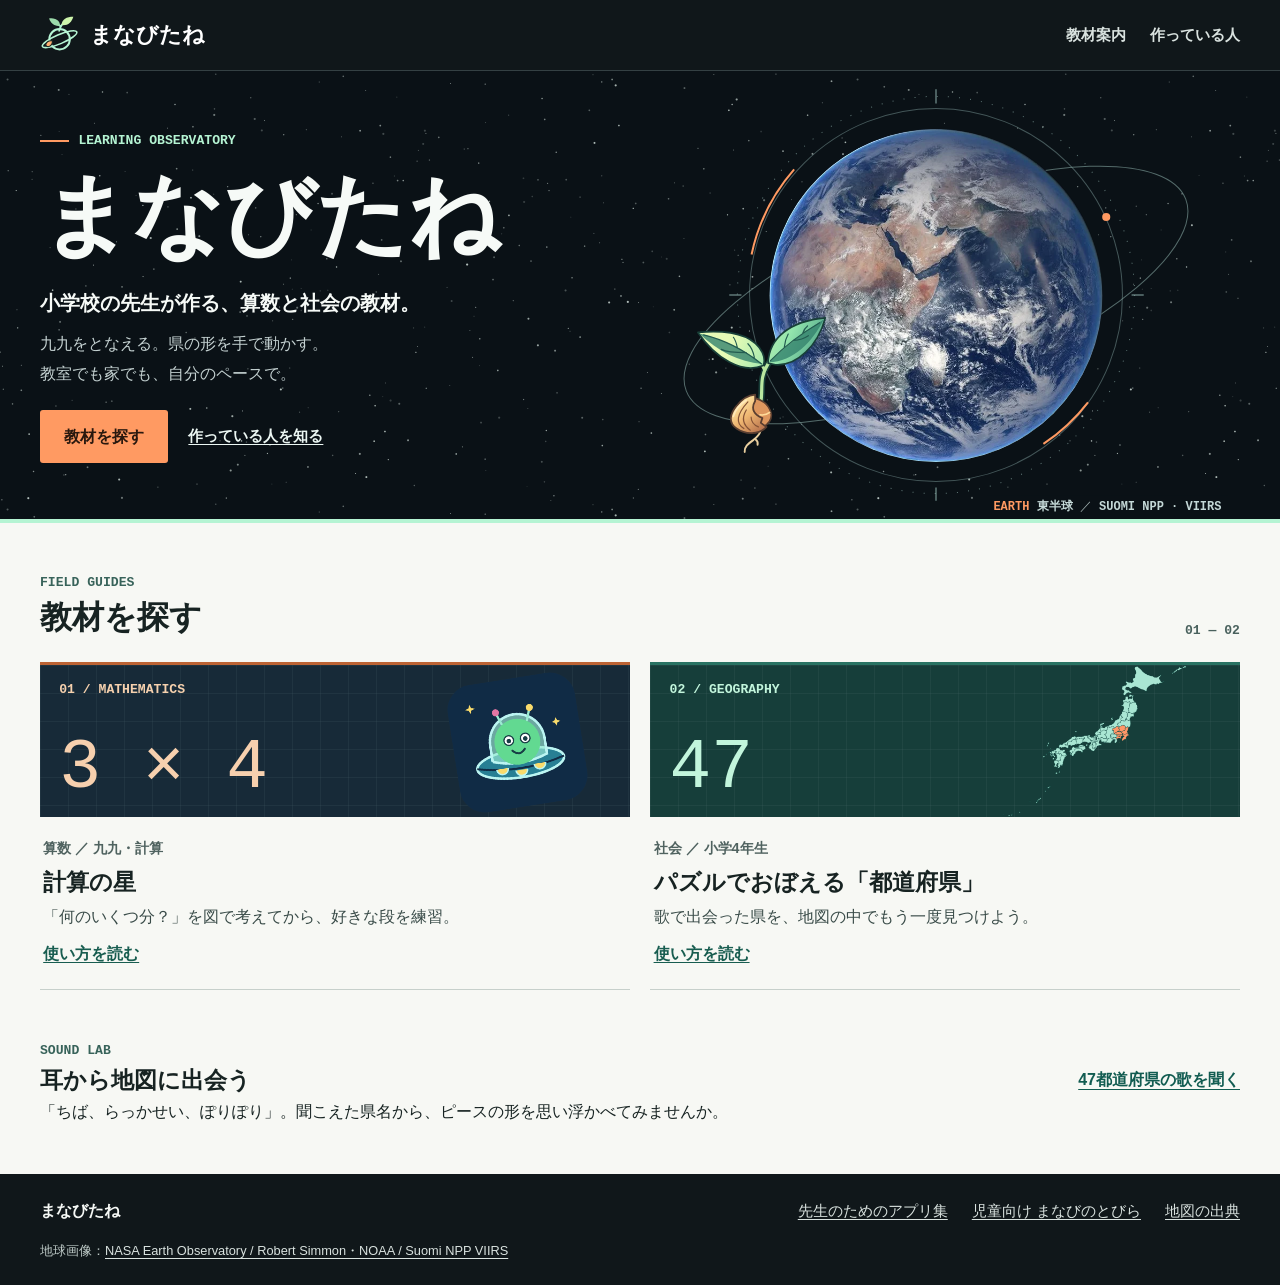
<file: guide/index.html>
<!doctype html>
<html lang="ja"><head><meta charset="utf-8"><meta name="viewport" content="width=device-width, initial-scale=1">
<title>まなびたね｜小学校の先生が作る算数・社会の教材案内</title><meta name="description" content="まなびたねの教材案内。小学生の九九・計算練習に使える「計算の星」と、小4社会の都道府県パズル・歌を、家庭や授業での始め方とともに紹介します。"><link rel="canonical" href="https://manabitane.jp/guide/">
<meta property="og:type" content="website"><meta property="og:site_name" content="まなびたね"><meta property="og:locale" content="ja_JP"><meta property="og:title" content="まなびたね｜小学校の先生が作る算数・社会の教材案内"><meta property="og:description" content="まなびたねの教材案内。小学生の九九・計算練習に使える「計算の星」と、小4社会の都道府県パズル・歌を、家庭や授業での始め方とともに紹介します。"><meta property="og:url" content="https://manabitane.jp/guide/"><meta property="og:image" content="https://manabitane.jp/guide/assets/cover-maker.jpg"><meta name="theme-color" content="#10171a"><link rel="stylesheet" href="orbital.css?v=seedling"><script type="application/ld+json">{"@context":"https://schema.org","@type":"CollectionPage","name":"まなびたね｜小学校の先生が作る算数・社会の教材案内","description":"まなびたねの教材案内。小学生の九九・計算練習に使える「計算の星」と、小4社会の都道府県パズル・歌を、家庭や授業での始め方とともに紹介します。","url":"https://manabitane.jp/guide/","inLanguage":"ja","author":{"@type":"Person","name":"まなびたね","url":"https://manabitane.jp/guide/about.html"}}</script></head>
<body class="view-index"><a class="skip" href="#main">本文へ</a><header class="top"><div class="wrap bar"><a class="brand" href="index.html"><img class="brand-mark" src="assets/seed-orbit.svg" alt="" width="38" height="38">まなびたね</a><nav aria-label="主なページ"><a href="index.html#materials">教材案内</a><a href="about.html">作っている人</a></nav></div></header>
<main id="main"><section class="mast"><div class="wrap mast-inner"><div class="mast-copy"><span class="eyebrow"><i></i> LEARNING OBSERVATORY</span><h1>まなびたね</h1><p class="tagline">小学校の先生が作る、算数と社会の教材。</p><p class="lead">九九をとなえる。県の形を手で動かす。<br>教室でも家でも、自分のペースで。</p><div class="hero-links"><a class="action" href="#materials">教材を探す</a><a href="about.html">作っている人を知る</a></div></div><figure class="instrument"><div class="glass"><svg class="dial" viewBox="0 0 600 480" aria-hidden="true" fill="none"><g stroke="#8aaca8"><circle cx="300" cy="240" r="184" opacity=".45"/><circle cx="300" cy="240" r="196" stroke-dasharray="1 10" opacity=".65"/><path d="M300 37v14m0 379v13M96 240h12m385 0h12"/><ellipse cx="300" cy="240" rx="264" ry="91" transform="rotate(-21 300 240)" opacity=".58"/></g><g stroke="#ff9a62" stroke-width="2"><path d="M118 200a186 186 0 0 1 42-84M450 346a186 186 0 0 1-44 41"/></g><circle cx="468" cy="163" r="4" fill="#ff9a62"/></svg><img class="planet" src="assets/earth-viirs.webp" width="680" height="680" alt="人工衛星スオミNPPが観測した地球の東半球" fetchpriority="high"><img class="seedling" src="assets/orbital-seedling.svg" width="196" height="182" alt="地球の軌道に浮かぶ、種から双葉が開いたまなびたねのシンボル"></div><figcaption><span>EARTH</span> 東半球 <b>／</b> SUOMI NPP · VIIRS</figcaption></figure></div></section><section class="library wrap" id="materials"><div class="section-head"><div><span class="eyebrow">FIELD GUIDES</span><h2>教材を探す</h2></div><span class="index-mark" aria-hidden="true">01 — 02</span></div><div class="products"><a class="product calc" href="keisan.html"><div class="plate" aria-hidden="true"><span class="plate-code">01 / MATHEMATICS</span><img src="assets/math.png" width="112" height="112" alt=""><span class="formula">3 × 4</span></div><div class="card-copy"><small>算数 ／ 九九・計算</small><h3>計算の星</h3><p>「何のいくつ分？」を図で考えてから、好きな段を練習。</p><span class="more">使い方を読む</span></div></a><a class="product geo" href="todofuken.html"><div class="plate" aria-hidden="true"><span class="plate-code">02 / GEOGRAPHY</span><img src="assets/japan-atlas.webp" width="680" height="560" alt=""><span class="formula">47</span></div><div class="card-copy"><small>社会 ／ 小学4年生</small><h3>パズルでおぼえる「都道府県」</h3><p>歌で出会った県を、地図の中でもう一度見つけよう。</p><span class="more">使い方を読む</span></div></a></div></section><aside class="extra wrap"><div><span class="eyebrow">SOUND LAB</span><h2>耳から地図に出会う</h2><p>「ちば、らっかせい、ぽりぽり」。聞こえた県名から、ピースの形を思い浮かべてみませんか。</p></div><a href="https://youtu.be/ntFNBucnrfw">47都道府県の歌を聞く</a></aside></main>
<footer><div class="wrap foot"><strong>まなびたね</strong><a href="https://manabitane.jp/apli_portal/">先生のためのアプリ集</a><a href="https://manabitane.jp/manabinotobira/">児童向け まなびのとびら</a><a href="assets/map-notice.txt">地図の出典</a></div><div class="wrap credits">地球画像：<a href="https://science.nasa.gov/resource/blue-marble-eastern-hemisphere/">NASA Earth Observatory / Robert Simmon・NOAA / Suomi NPP VIIRS</a></div></footer></body></html>
</file>
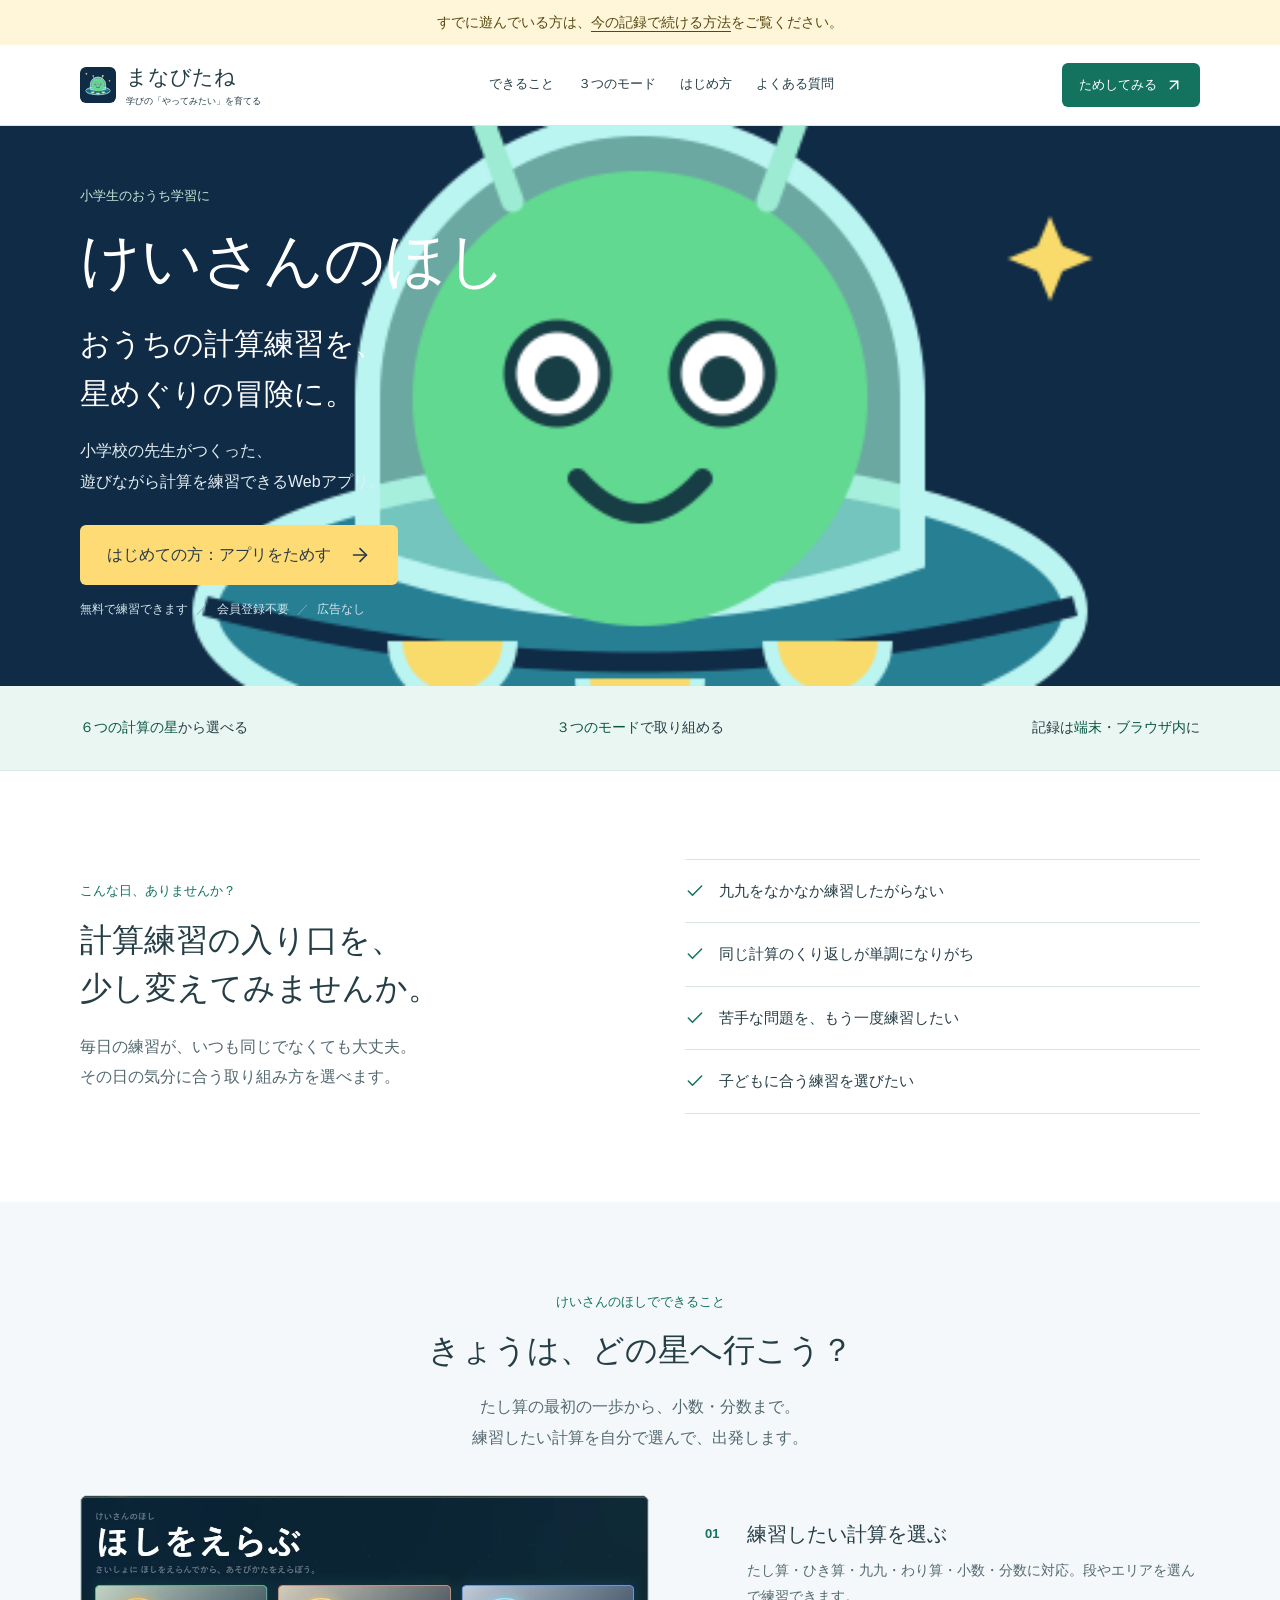
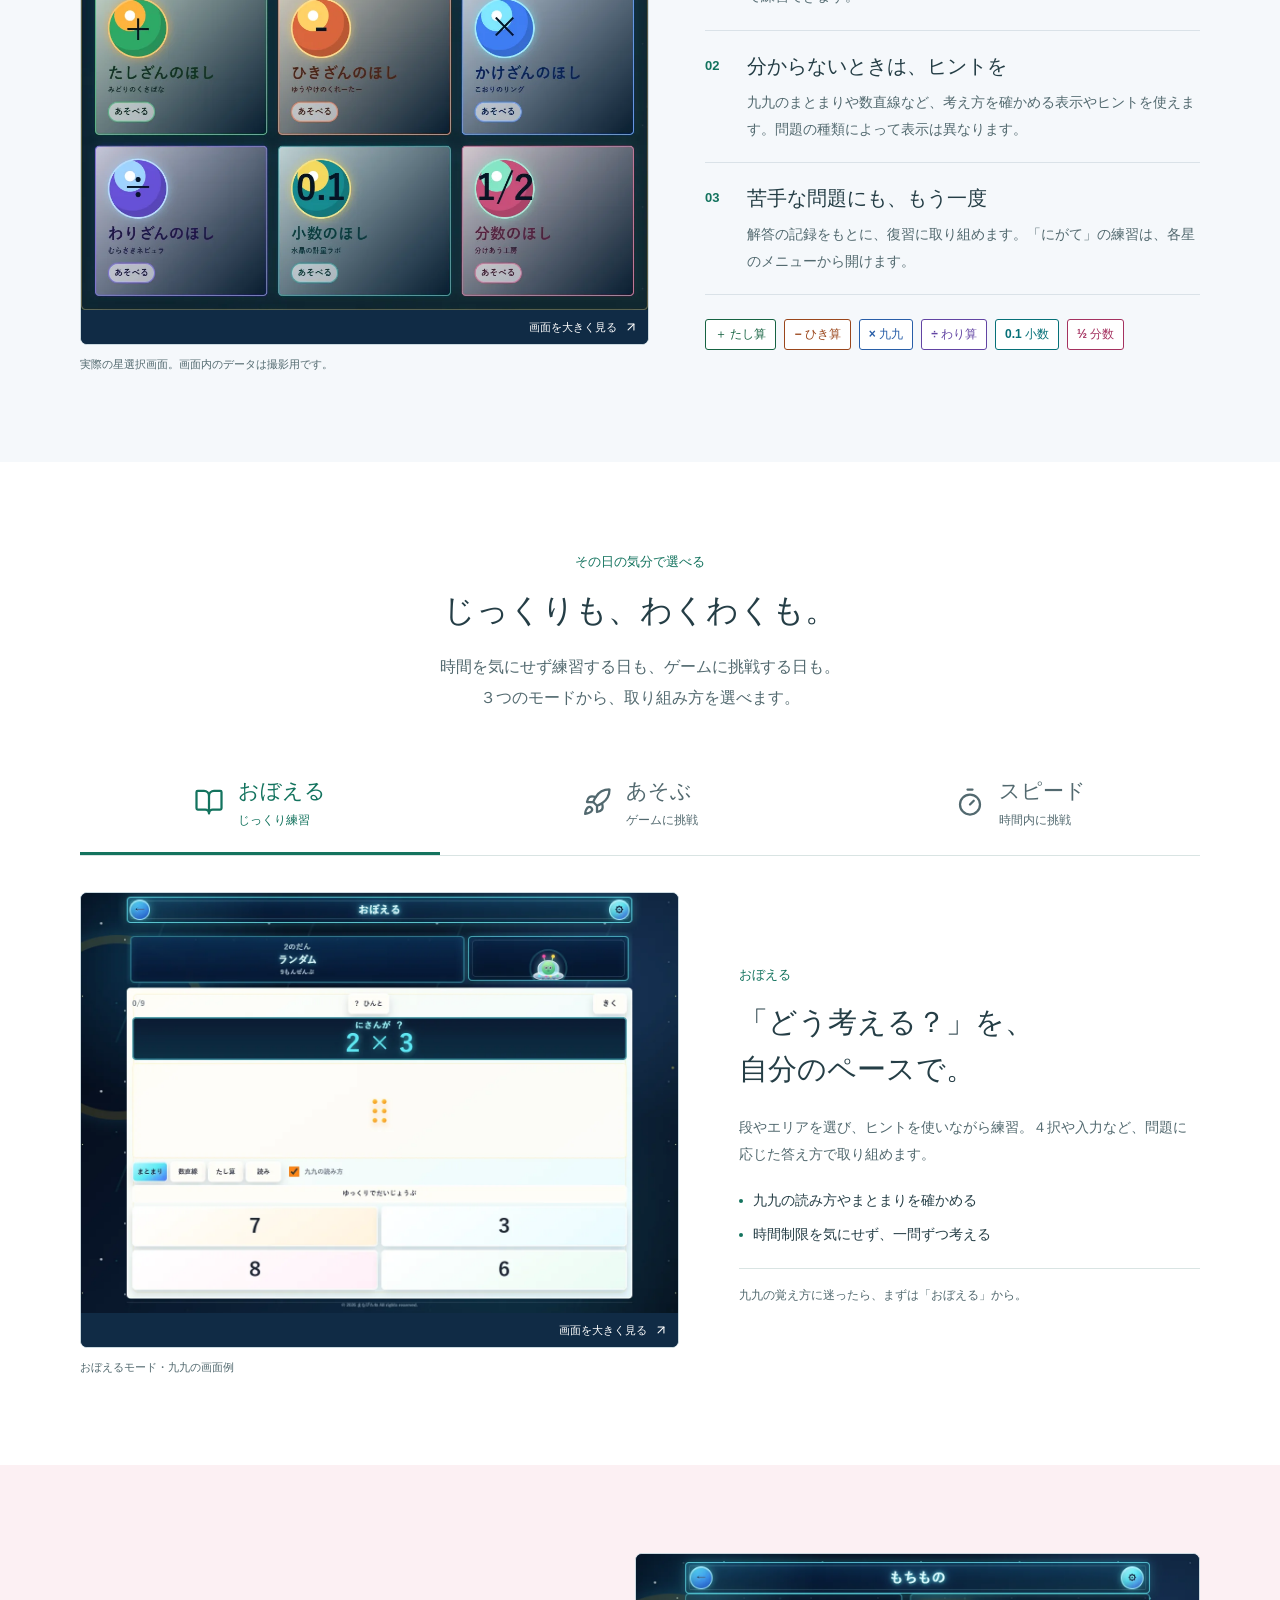
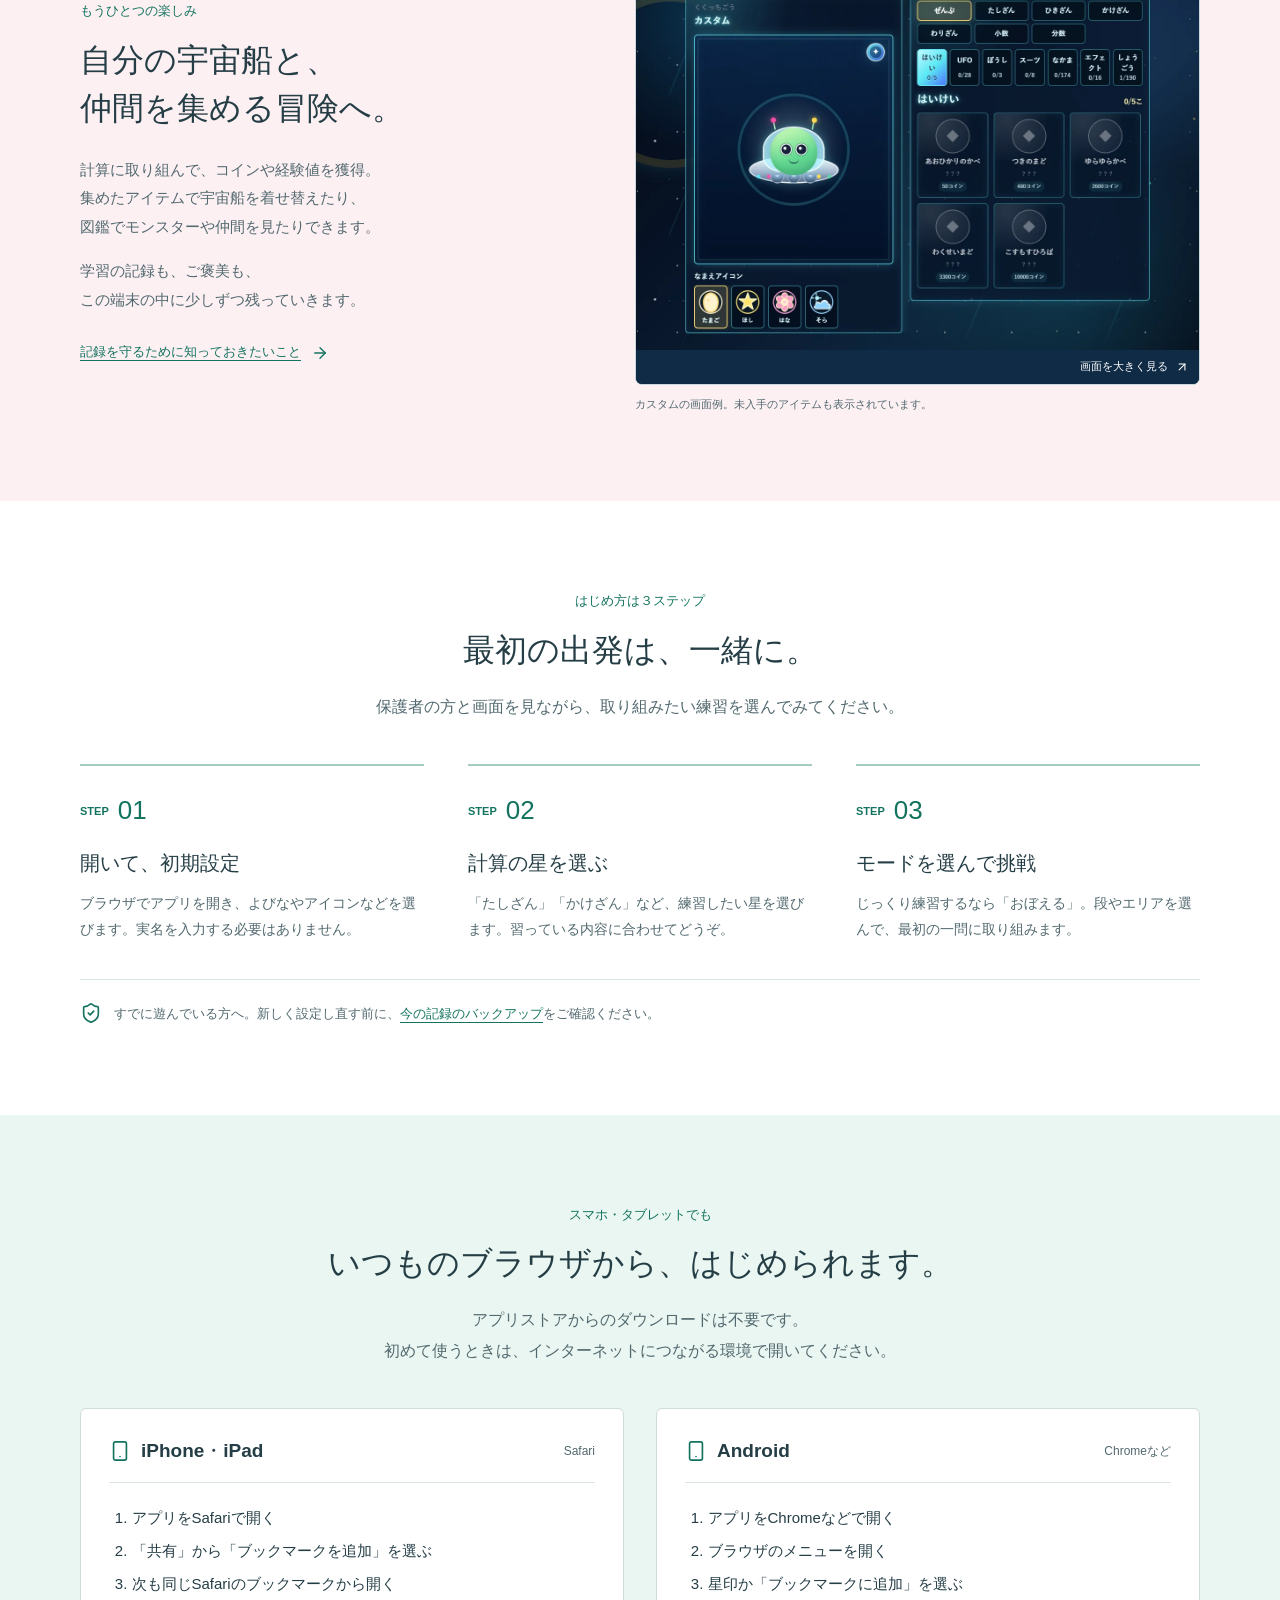
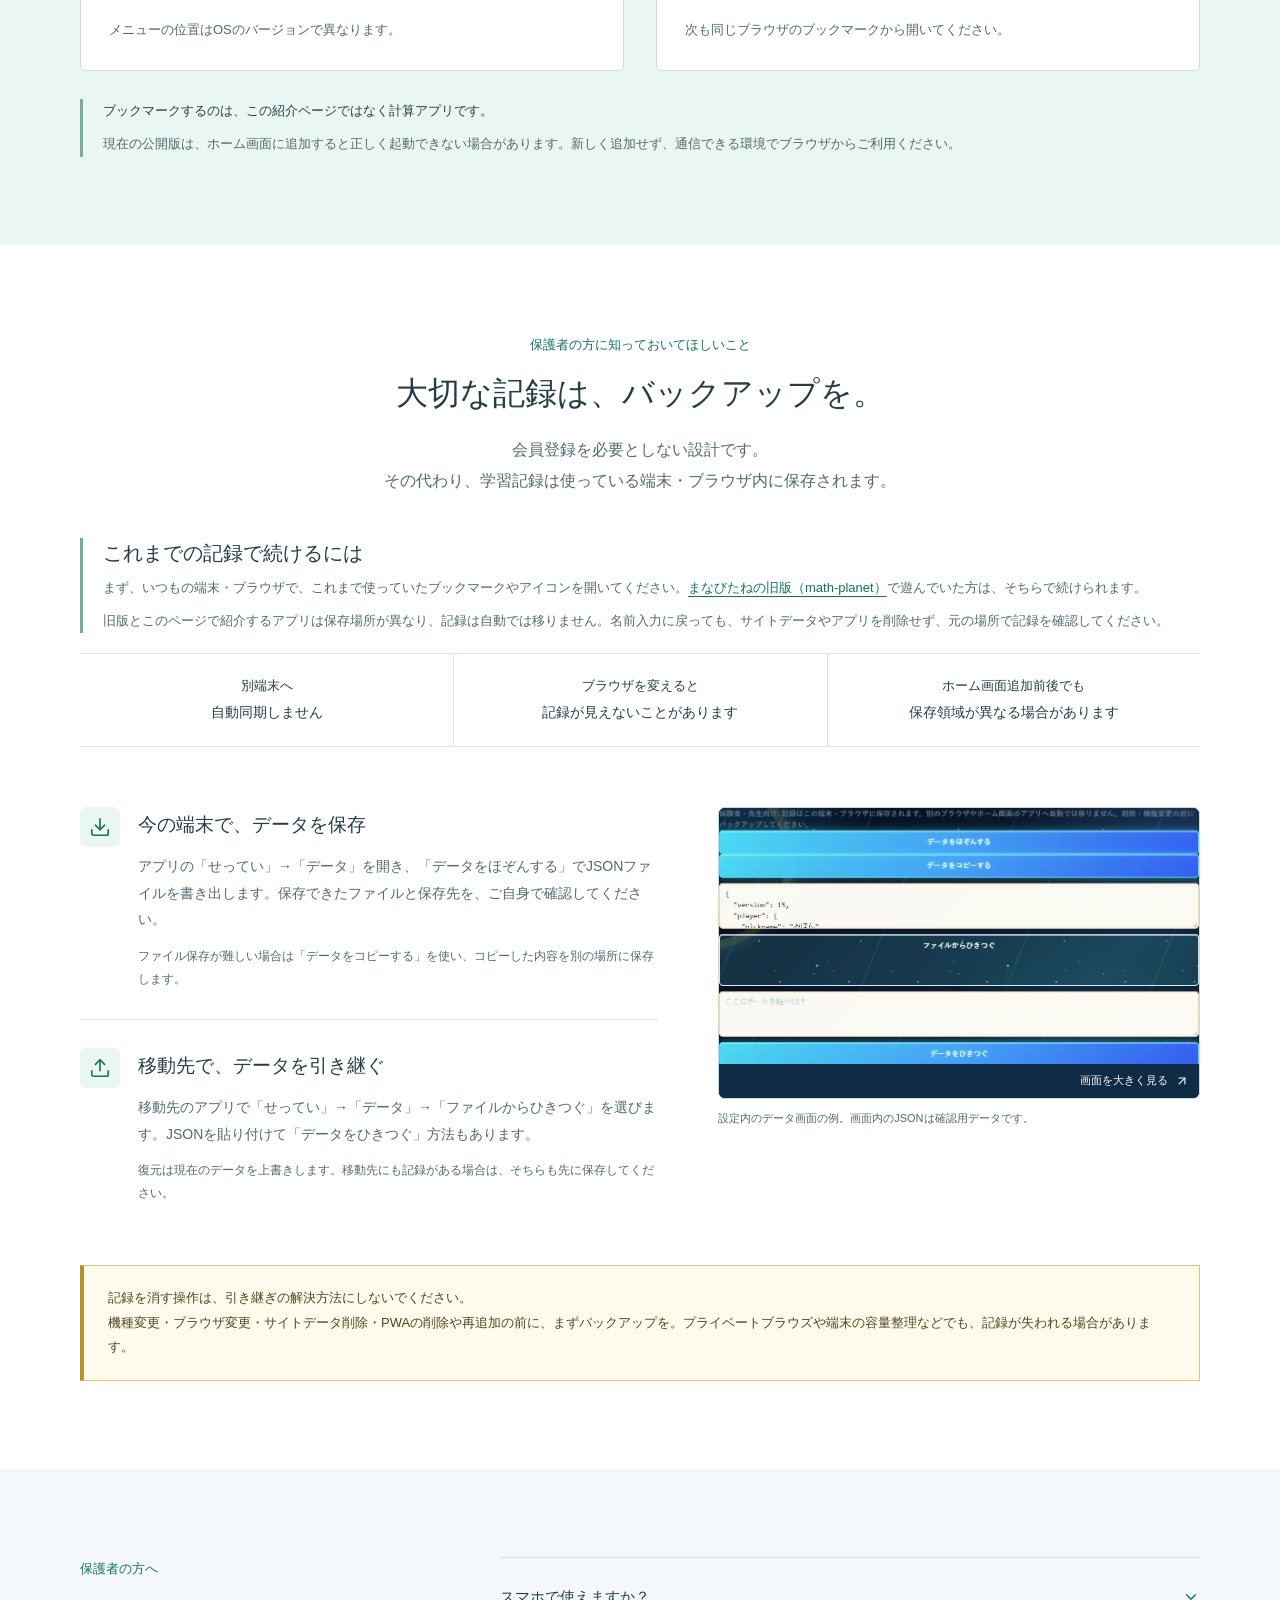
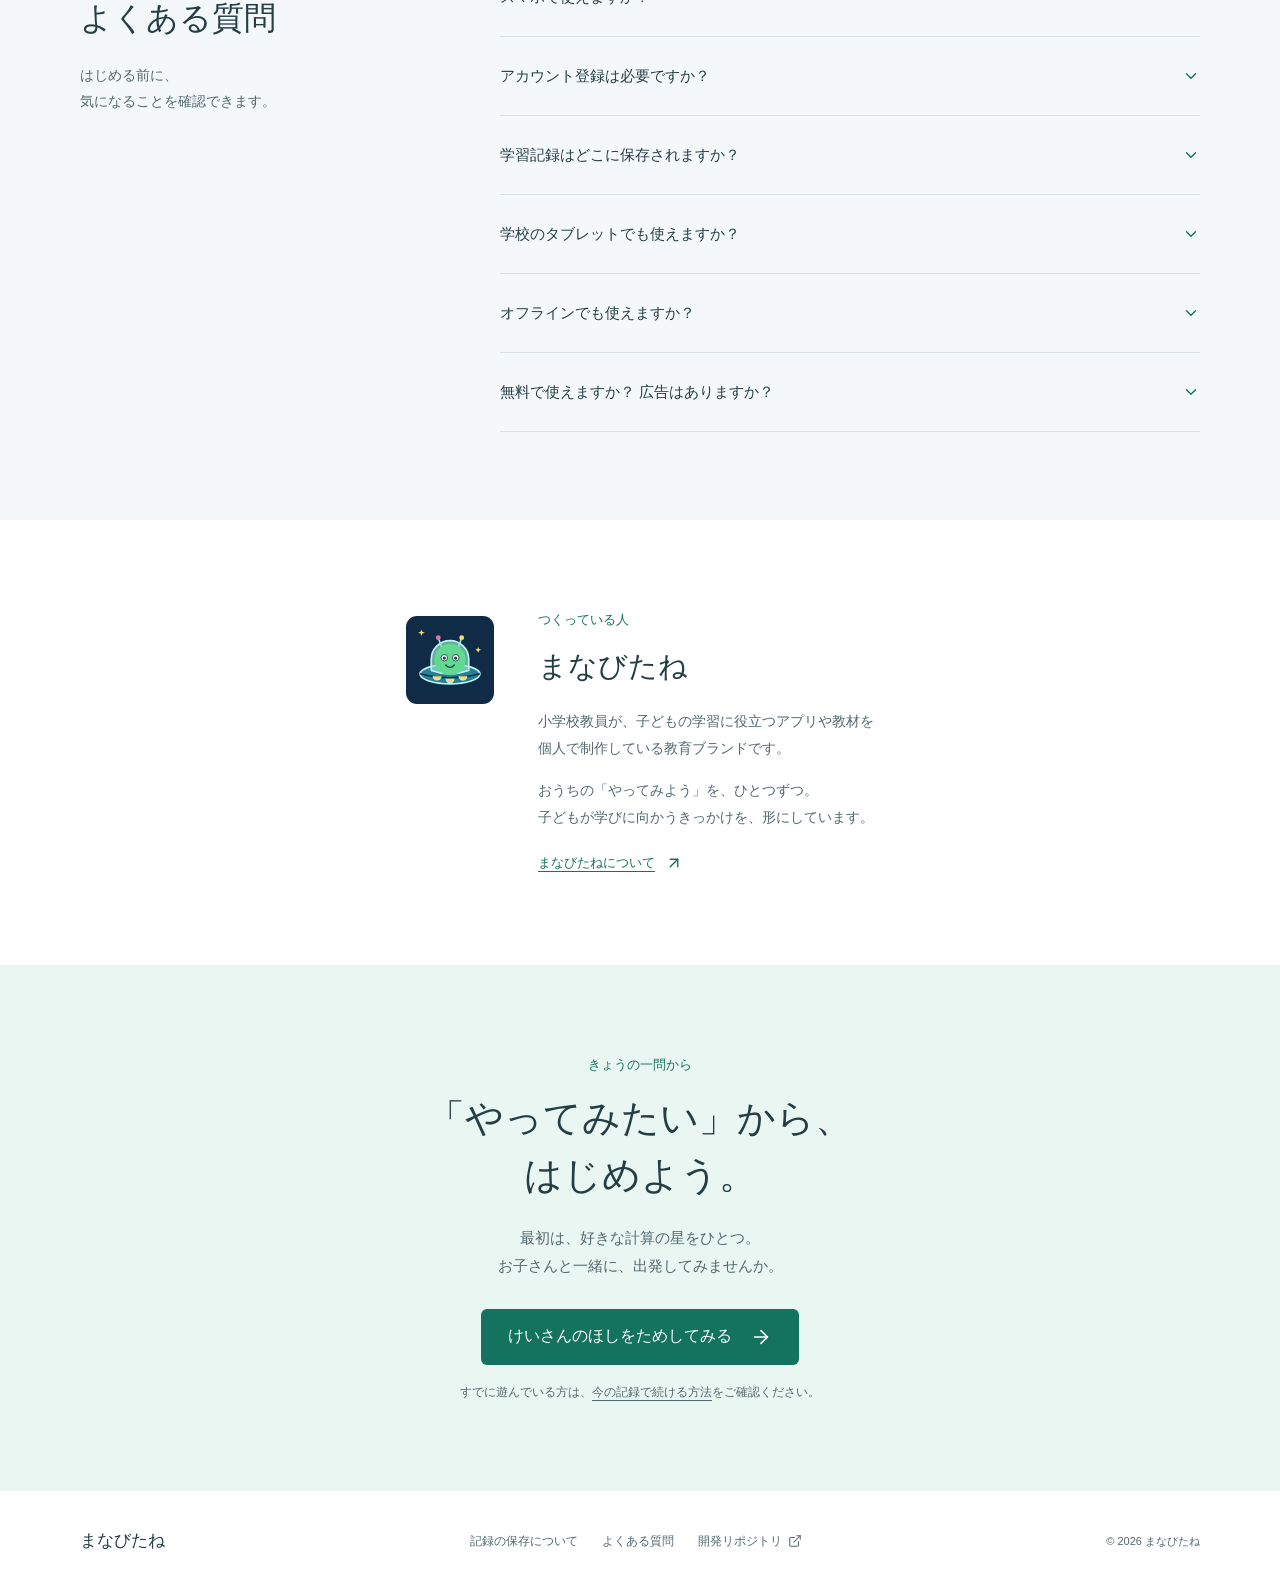
<file: guide/keisan-no-hoshi/index.html>
<!doctype html>
<html lang="ja">
  <head>
    <meta charset="utf-8" />
    <meta name="viewport" content="width=device-width, initial-scale=1" />
    <title>けいさんのほし｜九九・計算練習を冒険に。まなびたね</title>
    <meta
      name="description"
      content="小学校の先生がつくった無料の計算学習Webアプリ「けいさんのほし」。たし算・ひき算・九九・わり算・小数・分数を、自分に合うモードで練習。保護者向けに、はじめ方と学習記録の保存方法をご案内します。"
    />
    <link rel="canonical" href="https://manabitane.jp/guide/keisan-no-hoshi/" />
    <meta property="og:url" content="https://manabitane.jp/guide/keisan-no-hoshi/" />
    <meta name="theme-color" content="#102b45" />
    <meta name="referrer" content="no-referrer" />
    <meta property="og:type" content="website" />
    <meta property="og:locale" content="ja_JP" />
    <meta
      property="og:title"
      content="けいさんのほし｜おうちの計算練習を、星めぐりの冒険に。"
    />
    <meta
      property="og:description"
      content="小学校の先生がつくった、遊びながら計算を練習できるWebアプリ。はじめ方・スマホでの使い方・記録の保存方法をご紹介します。"
    />
    <meta property="og:image" content="https://manabitane.jp/guide/keisan-no-hoshi/assets/hero-ship.webp" />
    <meta
      property="og:image:alt"
      content="けいさんのほしのキャラクター、くくっち号"
    />
    <link rel="icon" type="image/svg+xml" href="assets/app-icon.svg" />
    <link rel="stylesheet" href="styles.css" />
    <script src="script.js" defer></script>
  </head>
  <body>
    <svg
      data-lucide-sprite
      xmlns="http://www.w3.org/2000/svg"
      aria-hidden="true"
      style="position: absolute; width: 0; height: 0; overflow: hidden"
    >
      <symbol id="guide-icon-arrow-right" viewBox="0 0 24 24">
        <path d="M5 12h14" />
        <path d="m12 5 7 7-7 7" />
      </symbol>
      <symbol id="guide-icon-arrow-up-right" viewBox="0 0 24 24">
        <path d="M7 7h10v10" />
        <path d="M7 17 17 7" />
      </symbol>
      <symbol id="guide-icon-check" viewBox="0 0 24 24">
        <path d="M20 6 9 17l-5-5" />
      </symbol>
      <symbol id="guide-icon-chevron-down" viewBox="0 0 24 24">
        <path d="m6 9 6 6 6-6" />
      </symbol>
      <symbol id="guide-icon-x" viewBox="0 0 24 24">
        <path d="M18 6 6 18" />
        <path d="m6 6 12 12" />
      </symbol>
      <symbol id="guide-icon-smartphone" viewBox="0 0 24 24">
        <rect width="14" height="20" x="5" y="2" rx="2" ry="2" />
        <path d="M12 18h.01" />
      </symbol>
      <symbol id="guide-icon-shield-check" viewBox="0 0 24 24">
        <path
          d="M20 13c0 5-3.5 7.5-7.66 8.95a1 1 0 0 1-.67-.01C7.5 20.5 4 18 4 13V6a1 1 0 0 1 1-1c2 0 4.5-1.2 6.24-2.72a1.17 1.17 0 0 1 1.52 0C14.51 3.81 17 5 19 5a1 1 0 0 1 1 1z"
        />
        <path d="m9 12 2 2 4-4" />
      </symbol>
      <symbol id="guide-icon-book-open" viewBox="0 0 24 24">
        <path d="M12 7v14" />
        <path
          d="M3 18a1 1 0 0 1-1-1V4a1 1 0 0 1 1-1h5a4 4 0 0 1 4 4 4 4 0 0 1 4-4h5a1 1 0 0 1 1 1v13a1 1 0 0 1-1 1h-6a3 3 0 0 0-3 3 3 3 0 0 0-3-3z"
        />
      </symbol>
      <symbol id="guide-icon-rocket" viewBox="0 0 24 24">
        <path d="M12 15v5s3.03-.55 4-2c1.08-1.62 0-5 0-5" />
        <path
          d="M4.5 16.5c-1.5 1.26-2 5-2 5s3.74-.5 5-2c.71-.84.7-2.13-.09-2.91a2.18 2.18 0 0 0-2.91-.09"
        />
        <path
          d="M9 12a22 22 0 0 1 2-3.95A12.88 12.88 0 0 1 22 2c0 2.72-.78 7.5-6 11a22.4 22.4 0 0 1-4 2z"
        />
        <path d="M9 12H4s.55-3.03 2-4c1.62-1.08 5 .05 5 .05" />
      </symbol>
      <symbol id="guide-icon-timer" viewBox="0 0 24 24">
        <line x1="10" x2="14" y1="2" y2="2" />
        <line x1="12" x2="15" y1="14" y2="11" />
        <circle cx="12" cy="14" r="8" />
      </symbol>
      <symbol id="guide-icon-download" viewBox="0 0 24 24">
        <path d="M12 15V3" />
        <path d="M21 15v4a2 2 0 0 1-2 2H5a2 2 0 0 1-2-2v-4" />
        <path d="m7 10 5 5 5-5" />
      </symbol>
      <symbol id="guide-icon-upload" viewBox="0 0 24 24">
        <path d="M12 3v12" />
        <path d="m17 8-5-5-5 5" />
        <path d="M21 15v4a2 2 0 0 1-2 2H5a2 2 0 0 1-2-2v-4" />
      </symbol>
      <symbol id="guide-icon-external-link" viewBox="0 0 24 24">
        <path d="M15 3h6v6" />
        <path d="M10 14 21 3" />
        <path d="M18 13v6a2 2 0 0 1-2 2H5a2 2 0 0 1-2-2V8a2 2 0 0 1 2-2h6" />
      </symbol>
      <symbol id="guide-icon-sparkles" viewBox="0 0 24 24">
        <path
          d="M11.017 2.814a1 1 0 0 1 1.966 0l1.051 5.558a2 2 0 0 0 1.594 1.594l5.558 1.051a1 1 0 0 1 0 1.966l-5.558 1.051a2 2 0 0 0-1.594 1.594l-1.051 5.558a1 1 0 0 1-1.966 0l-1.051-5.558a2 2 0 0 0-1.594-1.594l-5.558-1.051a1 1 0 0 1 0-1.966l5.558-1.051a2 2 0 0 0 1.594-1.594z"
        />
        <path d="M20 2v4" />
        <path d="M22 4h-4" />
        <circle cx="4" cy="20" r="2" />
      </symbol>
    </svg>
    <a class="skip-link" href="#main">本文へスキップ</a>
    <aside class="returning-notice" aria-label="以前から遊んでいる方へ">
      <span>すでに遊んでいる方は、<a href="#existing-record">今の記録で続ける方法</a>をご覧ください。</span>
    </aside>
    <header class="site-header">
      <div class="container header-inner">
        <a
          class="brand"
          href="https://manabitane.jp/"
          aria-label="まなびたねのホームページ"
        >
          <img src="assets/app-icon.svg" width="36" height="36" alt="" />
          <span>まなびたね<small>学びの「やってみたい」を育てる</small></span>
        </a>
        <nav class="desktop-nav" aria-label="ページ内ナビゲーション">
          <a href="#features">できること</a><a href="#modes">３つのモード</a
          ><a href="#how-to">はじめ方</a><a href="#faq">よくある質問</a>
        </nav>
        <a class="button button-small" href="https://manabitane.github.io/keisan-no-hoshi/" data-app-link
          >ためしてみる<svg class="icon" aria-hidden="true">
            <use href="#guide-icon-arrow-up-right"></use></svg
        ></a>
      </div>
    </header>

    <main id="main">
      <section class="hero" aria-labelledby="hero-title">
        <picture class="hero-art"
          ><source
            media="(max-width: 1100px)"
            srcset="assets/app-icon-large.png" />
          <img
            src="assets/hero-ship.webp"
            width="1600"
            height="660"
            alt="宇宙船に乗った、緑色のキャラクター「くくっち号」"
            fetchpriority="high"
        /></picture>
        <div class="container hero-inner">
          <div class="hero-copy">
            <p class="eyebrow hero-eyebrow">小学生のおうち学習に</p>
            <h1 id="hero-title">けいさんのほし</h1>
            <p class="hero-message">
              おうちの計算練習を、<br />星めぐりの冒険に。
            </p>
            <p class="hero-description">
              小学校の先生がつくった、<br />遊びながら計算を練習できるWebアプリ。
            </p>
            <a class="button button-hero" href="https://manabitane.github.io/keisan-no-hoshi/" data-app-link
              >はじめての方：アプリをためす<svg class="icon" aria-hidden="true">
                <use href="#guide-icon-arrow-right"></use></svg
            ></a>
            <p class="hero-note">
              無料で練習できます <span>／</span> 会員登録不要
              <span>／</span> 広告なし
            </p>
          </div>
        </div>
      </section>

      <div class="intro-strip">
        <div class="container intro-strip-inner">
          <span><strong>６つの計算の星</strong>から選べる</span
          ><span><strong>３つのモード</strong>で取り組める</span
          ><span>記録は<strong>端末・ブラウザ内</strong>に</span>
        </div>
      </div>

      <section class="section concerns" aria-labelledby="concerns-title">
        <div class="container concerns-inner">
          <div>
            <p class="eyebrow">こんな日、ありませんか？</p>
            <h2 id="concerns-title">
              計算練習の入り口を、<br />少し変えてみませんか。
            </h2>
            <p>
              毎日の練習が、いつも同じでなくても大丈夫。<br
                class="desktop-only"
              />その日の気分に合う取り組み方を選べます。
            </p>
          </div>
          <ul class="concern-list">
            <li>
              <svg class="icon" aria-hidden="true">
                <use href="#guide-icon-check"></use></svg
              >九九をなかなか練習したがらない
            </li>
            <li>
              <svg class="icon" aria-hidden="true">
                <use href="#guide-icon-check"></use></svg
              >同じ計算のくり返しが単調になりがち
            </li>
            <li>
              <svg class="icon" aria-hidden="true">
                <use href="#guide-icon-check"></use></svg
              >苦手な問題を、もう一度練習したい
            </li>
            <li>
              <svg class="icon" aria-hidden="true">
                <use href="#guide-icon-check"></use></svg
              >子どもに合う練習を選びたい
            </li>
          </ul>
        </div>
      </section>

      <section
        class="section features"
        id="features"
        aria-labelledby="features-title"
      >
        <div class="container">
          <div class="section-heading">
            <p class="eyebrow">けいさんのほしでできること</p>
            <h2 id="features-title">きょうは、どの星へ行こう？</h2>
            <p>
              たし算の最初の一歩から、小数・分数まで。<br />練習したい計算を自分で選んで、出発します。
            </p>
          </div>
          <div class="feature-layout">
            <figure class="app-figure">
              <button
                class="image-zoom"
                type="button"
                data-image="assets/app-planets.webp"
                data-alt="６つの計算の星を選べる、実際のホーム画面"
              >
                <img
                  src="assets/app-planets.webp"
                  width="1056"
                  height="771"
                  loading="lazy"
                  alt="ホームの星選択画面。たしざん、ひきざん、かけざん、わりざん、小数、分数が並んでいます。"
                /><span
                  >画面を大きく見る<svg class="icon" aria-hidden="true">
                    <use href="#guide-icon-arrow-up-right"></use></svg
                ></span>
              </button>
              <figcaption>
                実際の星選択画面。画面内のデータは撮影用です。
              </figcaption>
            </figure>
            <div class="feature-copy">
              <ol class="feature-points">
                <li>
                  <span class="point-number">01</span>
                  <div>
                    <h3>練習したい計算を選ぶ</h3>
                    <p>
                      たし算・ひき算・九九・わり算・小数・分数に対応。段やエリアを選んで練習できます。
                    </p>
                  </div>
                </li>
                <li>
                  <span class="point-number">02</span>
                  <div>
                    <h3>分からないときは、ヒントを</h3>
                    <p>
                      九九のまとまりや数直線など、考え方を確かめる表示やヒントを使えます。問題の種類によって表示は異なります。
                    </p>
                  </div>
                </li>
                <li>
                  <span class="point-number">03</span>
                  <div>
                    <h3>苦手な問題にも、もう一度</h3>
                    <p>
                      解答の記録をもとに、復習に取り組めます。「にがて」の練習は、各星のメニューから開けます。
                    </p>
                  </div>
                </li>
              </ol>
              <div class="planet-labels" aria-label="対応している計算">
                <span class="add">＋ たし算</span
                ><span class="subtract">− ひき算</span
                ><span class="multiply">× 九九</span
                ><span class="divide">÷ わり算</span
                ><span class="decimal">0.1 小数</span
                ><span class="fraction">½ 分数</span>
              </div>
            </div>
          </div>
        </div>
      </section>

      <section class="section modes" id="modes" aria-labelledby="modes-title">
        <div class="container">
          <div class="section-heading">
            <p class="eyebrow">その日の気分で選べる</p>
            <h2 id="modes-title">じっくりも、わくわくも。</h2>
            <p>
              時間を気にせず練習する日も、ゲームに挑戦する日も。<br />３つのモードから、取り組み方を選べます。
            </p>
          </div>
          <div class="mode-tabs" role="tablist" aria-label="３つの学習モード">
            <button
              type="button"
              id="tab-learn"
              role="tab"
              aria-controls="panel-learn"
              aria-selected="true"
              tabindex="0"
            >
              <svg class="icon" aria-hidden="true">
                <use href="#guide-icon-book-open"></use></svg
              ><span>おぼえる<small>じっくり練習</small></span>
            </button>
            <button
              type="button"
              id="tab-play"
              role="tab"
              aria-controls="panel-play"
              aria-selected="false"
              tabindex="-1"
            >
              <svg class="icon" aria-hidden="true">
                <use href="#guide-icon-rocket"></use></svg
              ><span>あそぶ<small>ゲームに挑戦</small></span>
            </button>
            <button
              type="button"
              id="tab-speed"
              role="tab"
              aria-controls="panel-speed"
              aria-selected="false"
              tabindex="-1"
            >
              <svg class="icon" aria-hidden="true">
                <use href="#guide-icon-timer"></use></svg
              ><span>スピード<small>時間内に挑戦</small></span>
            </button>
          </div>
          <div
            class="mode-panel"
            id="panel-learn"
            role="tabpanel"
            aria-labelledby="tab-learn"
            tabindex="0"
          >
            <figure class="app-figure">
              <button
                class="image-zoom"
                type="button"
                data-image="assets/app-learn.webp"
                data-alt="九九のまとまり表示と４択のある、おぼえるモードの実画面"
              >
                <img
                  src="assets/app-learn.webp"
                  width="1280"
                  height="900"
                  loading="lazy"
                  alt="おぼえるモードの実画面。九九の問題、まとまり表示、４つの解答ボタンがあります。"
                /><span
                  >画面を大きく見る<svg class="icon" aria-hidden="true">
                    <use href="#guide-icon-arrow-up-right"></use></svg
                ></span>
              </button>
              <figcaption>おぼえるモード・九九の画面例</figcaption>
            </figure>
            <div class="mode-copy">
              <p class="mode-kicker">おぼえる</p>
              <h3>「どう考える？」を、<br />自分のペースで。</h3>
              <p>
                段やエリアを選び、ヒントを使いながら練習。４択や入力など、問題に応じた答え方で取り組めます。
              </p>
              <ul class="plain-list">
                <li>九九の読み方やまとまりを確かめる</li>
                <li>時間制限を気にせず、一問ずつ考える</li>
              </ul>
              <p class="small-note">
                九九の覚え方に迷ったら、まずは「おぼえる」から。
              </p>
            </div>
          </div>
          <div
            class="mode-panel"
            id="panel-play"
            role="tabpanel"
            aria-labelledby="tab-play"
            tabindex="0"
            hidden
          >
            <figure class="app-figure">
              <button
                class="image-zoom"
                type="button"
                data-image="assets/app-play.webp"
                data-alt="モンスターに計算で挑戦する、あそぶモードの実画面"
              >
                <img
                  src="assets/app-play.webp"
                  width="1280"
                  height="900"
                  loading="lazy"
                  alt="あそぶモードのモンスターバトル。計算に答えてモンスターに挑戦します。"
                /><span
                  >画面を大きく見る<svg class="icon" aria-hidden="true">
                    <use href="#guide-icon-arrow-up-right"></use></svg
                ></span>
              </button>
              <figcaption>あそぶモード・九九のモンスターバトル</figcaption>
            </figure>
            <div class="mode-copy">
              <p class="mode-kicker">あそぶ</p>
              <h3>計算の一問が、<br />冒険の一歩に。</h3>
              <p>
                九九ではモンスターバトル、ほかの計算の星ではロケットに挑戦。計算に答えながらゲームを楽しめます。
              </p>
              <ul class="plain-list">
                <li>正解してコインや経験値を集める</li>
                <li>星ごとのボスにも挑戦できる</li>
              </ul>
              <p class="small-note">
                ゲームの内容や解放条件は、星・エリアによって異なります。
              </p>
            </div>
          </div>
          <div
            class="mode-panel"
            id="panel-speed"
            role="tabpanel"
            aria-labelledby="tab-speed"
            tabindex="0"
            hidden
          >
            <figure class="app-figure">
              <button
                class="image-zoom"
                type="button"
                data-image="assets/app-speed.webp"
                data-alt="残り時間とスコアが表示される、スピードモードの実画面"
              >
                <img
                  src="assets/app-speed.webp"
                  width="1280"
                  height="900"
                  loading="lazy"
                  alt="スピードモードの実画面。残り時間、スコア、計算の問題が表示されています。"
                /><span
                  >画面を大きく見る<svg class="icon" aria-hidden="true">
                    <use href="#guide-icon-arrow-up-right"></use></svg
                ></span>
              </button>
              <figcaption>スピードモード・タイムチャレンジの画面例</figcaption>
            </figure>
            <div class="mode-copy">
              <p class="mode-kicker">スピード</p>
              <h3>時間の中で、<br />どれだけ答えられるかな。</h3>
              <p>
                制限時間内に問題へ挑戦し、速さと正確さを確かめるモード。30秒など、選べる時間は画面で確認できます。
              </p>
              <ul class="plain-list">
                <li>練習したい段やエリアを選ぶ</li>
                <li>自分のスコアや記録に挑戦する</li>
              </ul>
              <p class="small-note">
                速さを競う気分でない日は、「おぼえる」でゆっくりどうぞ。
              </p>
            </div>
          </div>
        </div>
      </section>

      <section class="section collection" aria-labelledby="collection-title">
        <div class="container collection-layout">
          <div>
            <p class="eyebrow">もうひとつの楽しみ</p>
            <h2 id="collection-title">
              自分の宇宙船と、<br />仲間を集める冒険へ。
            </h2>
            <p>
              計算に取り組んで、コインや経験値を獲得。<br />集めたアイテムで宇宙船を着せ替えたり、<br
                class="desktop-only"
              />図鑑でモンスターや仲間を見たりできます。
            </p>
            <p>
              学習の記録も、ご褒美も、<br />この端末の中に少しずつ残っていきます。
            </p>
            <a class="text-link" href="#save-data"
              >記録を守るために知っておきたいこと<svg
                class="icon"
                aria-hidden="true"
              >
                <use href="#guide-icon-arrow-right"></use></svg
            ></a>
          </div>
          <figure class="app-figure">
            <button
              class="image-zoom"
              type="button"
              data-image="assets/app-custom.webp"
              data-alt="宇宙船のプレビューとアイテム一覧が並ぶ、実際のカスタム画面"
            >
              <img
                src="assets/app-custom.webp"
                width="1280"
                height="900"
                loading="lazy"
                alt="カスタム画面の例。左にくくっち号、右にアイテム一覧。確認用の初期データなので未入手アイテムが表示されています。"
              /><span
                >画面を大きく見る<svg class="icon" aria-hidden="true">
                  <use href="#guide-icon-arrow-up-right"></use></svg
              ></span>
            </button>
            <figcaption>
              カスタムの画面例。未入手のアイテムも表示されています。
            </figcaption>
          </figure>
        </div>
      </section>

      <section
        class="section how-to"
        id="how-to"
        aria-labelledby="how-to-title"
      >
        <div class="container">
          <div class="section-heading">
            <p class="eyebrow">はじめ方は３ステップ</p>
            <h2 id="how-to-title">最初の出発は、一緒に。</h2>
            <p>
              保護者の方と画面を見ながら、取り組みたい練習を選んでみてください。
            </p>
          </div>
          <ol class="steps">
            <li>
              <span class="step-label">STEP <strong>01</strong></span>
              <h3>開いて、初期設定</h3>
              <p>
                ブラウザでアプリを開き、よびなやアイコンなどを選びます。実名を入力する必要はありません。
              </p>
            </li>
            <li>
              <span class="step-label">STEP <strong>02</strong></span>
              <h3>計算の星を選ぶ</h3>
              <p>
                「たしざん」「かけざん」など、練習したい星を選びます。習っている内容に合わせてどうぞ。
              </p>
            </li>
            <li>
              <span class="step-label">STEP <strong>03</strong></span>
              <h3>モードを選んで挑戦</h3>
              <p>
                じっくり練習するなら「おぼえる」。段やエリアを選んで、最初の一問に取り組みます。
              </p>
            </li>
          </ol>
          <p class="recovery-tip">
            <svg class="icon" aria-hidden="true">
              <use href="#guide-icon-shield-check"></use></svg
            ><span
              >すでに遊んでいる方へ。新しく設定し直す前に、<a href="#save-data"
                >今の記録のバックアップ</a
              >をご確認ください。</span
            >
          </p>
        </div>
      </section>

      <section
        class="section mobile"
        id="mobile"
        aria-labelledby="mobile-title"
      >
        <div class="container">
          <div class="section-heading">
            <p class="eyebrow">スマホ・タブレットでも</p>
            <h2 id="mobile-title">
              いつものブラウザから、<br class="mobile-only" />はじめられます。
            </h2>
            <p>
              アプリストアからのダウンロードは不要です。<br />初めて使うときは、インターネットにつながる環境で開いてください。
            </p>
          </div>
          <div class="install-grid">
            <article class="install-guide">
              <div class="install-heading">
                <svg class="icon" aria-hidden="true">
                  <use href="#guide-icon-smartphone"></use>
                </svg>
                <h3>iPhone・iPad</h3>
                <span>Safari</span>
              </div>
              <ol>
                <li>アプリをSafariで開く</li>
                <li>「共有」から「ブックマークを追加」を選ぶ</li>
                <li>次も同じSafariのブックマークから開く</li>
              </ol>
              <p>
                メニューの位置はOSのバージョンで異なります。
              </p>
            </article>
            <article class="install-guide">
              <div class="install-heading">
                <svg class="icon" aria-hidden="true">
                  <use href="#guide-icon-smartphone"></use>
                </svg>
                <h3>Android</h3>
                <span>Chromeなど</span>
              </div>
              <ol>
                <li>アプリをChromeなどで開く</li>
                <li>ブラウザのメニューを開く</li>
                <li>星印か「ブックマークに追加」を選ぶ</li>
              </ol>
              <p>
                次も同じブラウザのブックマークから開いてください。
              </p>
            </article>
          </div>
          <div class="notice-line">
            <strong>ブックマークするのは、この紹介ページではなく計算アプリです。</strong>
            <p>
              現在の公開版は、ホーム画面に追加すると正しく起動できない場合があります。新しく追加せず、通信できる環境でブラウザからご利用ください。
            </p>
          </div>
        </div>
      </section>

      <section
        class="section save-data"
        id="save-data"
        aria-labelledby="save-title"
      >
        <div class="container">
          <div class="section-heading">
            <p class="eyebrow">保護者の方に知っておいてほしいこと</p>
            <h2 id="save-title">
              大切な記録は、<br class="mobile-only" />バックアップを。
            </h2>
            <p>
              会員登録を必要としない設計です。<br />その代わり、学習記録は<strong>使っている端末・ブラウザ内</strong>に保存されます。
            </p>
          </div>
          <div id="existing-record" class="notice-line">
            <h3>これまでの記録で続けるには</h3>
            <p>まず、いつもの端末・ブラウザで、これまで使っていたブックマークやアイコンを開いてください。<a href="https://manabitane.jp/math-planet/">まなびたねの旧版（math-planet）</a>で遊んでいた方は、そちらで続けられます。</p>
            <p>旧版とこのページで紹介するアプリは保存場所が異なり、記録は自動では移りません。名前入力に戻っても、サイトデータやアプリを削除せず、元の場所で記録を確認してください。</p>
          </div>
          <ul class="storage-facts">
            <li>別端末へ<strong>自動同期しません</strong></li>
            <li>
              ブラウザを変えると<strong>記録が見えないことがあります</strong>
            </li>
            <li>
              ホーム画面追加前後でも<strong
                >保存領域が異なる場合があります</strong
              >
            </li>
          </ul>
          <div class="backup-layout">
            <div class="backup-instructions">
              <article>
                <span class="backup-icon"
                  ><svg class="icon" aria-hidden="true">
                    <use href="#guide-icon-download"></use></svg
                ></span>
                <div>
                  <h3>今の端末で、データを保存</h3>
                  <p>
                    アプリの「せってい」→「データ」を開き、<strong>「データをほぞんする」</strong>でJSONファイルを書き出します。保存できたファイルと保存先を、ご自身で確認してください。
                  </p>
                  <p class="small-note">
                    ファイル保存が難しい場合は「データをコピーする」を使い、コピーした内容を別の場所に保存します。
                  </p>
                </div>
              </article>
              <article>
                <span class="backup-icon"
                  ><svg class="icon" aria-hidden="true">
                    <use href="#guide-icon-upload"></use></svg
                ></span>
                <div>
                  <h3>移動先で、データを引き継ぐ</h3>
                  <p>
                    移動先のアプリで「せってい」→「データ」→<strong>「ファイルからひきつぐ」</strong>を選びます。JSONを貼り付けて「データをひきつぐ」方法もあります。
                  </p>
                  <p class="small-note">
                    復元は現在のデータを上書きします。移動先にも記録がある場合は、そちらも先に保存してください。
                  </p>
                </div>
              </article>
            </div>
            <figure class="app-figure backup-figure">
              <button
                class="image-zoom"
                type="button"
                data-image="assets/app-backup.webp"
                data-alt="データをほぞんする、コピーする、ファイルからひきつぐボタンがある、実際のデータ画面"
              >
                <img
                  src="assets/app-backup.webp"
                  width="1024"
                  height="900"
                  loading="lazy"
                  alt="実際のデータ画面。データをほぞんする、データをコピーする、ファイルからひきつぐ、データをひきつぐの操作ができます。"
                /><span
                  >画面を大きく見る<svg class="icon" aria-hidden="true">
                    <use href="#guide-icon-arrow-up-right"></use></svg
                ></span>
              </button>
              <figcaption>
                設定内のデータ画面の例。画面内のJSONは確認用データです。
              </figcaption>
            </figure>
          </div>
          <p class="important-note">
            <strong
              >記録を消す操作は、引き継ぎの解決方法にしないでください。</strong
            ><br />機種変更・ブラウザ変更・サイトデータ削除・PWAの削除や再追加の前に、まずバックアップを。プライベートブラウズや端末の容量整理などでも、記録が失われる場合があります。
          </p>
        </div>
      </section>

      <section class="section faq" id="faq" aria-labelledby="faq-title">
        <div class="container faq-layout">
          <div>
            <p class="eyebrow">保護者の方へ</p>
            <h2 id="faq-title">よくある質問</h2>
            <p>はじめる前に、<br />気になることを確認できます。</p>
          </div>
          <div class="faq-list">
            <details>
              <summary>
                スマホで使えますか？<svg class="icon" aria-hidden="true">
                  <use href="#guide-icon-chevron-down"></use>
                </svg>
              </summary>
              <p>
                はい。スマホのブラウザでアプリを開いて練習できます。インストールは不要です。次も同じブラウザで開けるよう、アプリをブックマークしておくのがおすすめです。
              </p>
            </details>
            <details>
              <summary>
                アカウント登録は必要ですか？<svg
                  class="icon"
                  aria-hidden="true"
                >
                  <use href="#guide-icon-chevron-down"></use>
                </svg>
              </summary>
              <p>
                現在のアプリは会員登録不要です。初回設定の「よびな」はアカウントではありません。実名やメールアドレスを入力する必要はなく、よびなだけで別端末から記録を取り戻すことはできません。
              </p>
            </details>
            <details>
              <summary>
                学習記録はどこに保存されますか？<svg
                  class="icon"
                  aria-hidden="true"
                >
                  <use href="#guide-icon-chevron-down"></use>
                </svg>
              </summary>
              <p>
                使っている端末・ブラウザの保存領域に記録されます。サーバーや別端末に自動でバックアップされません。<a
                  href="#save-data"
                  >JSONファイルでの保存と引き継ぎ</a
                >をご利用ください。記録が見えなくなったときは、サイトデータを消さず、以前と同じ端末・ブラウザ・URLかを先に確認してください。
              </p>
            </details>
            <details>
              <summary>
                学校のタブレットでも使えますか？<svg
                  class="icon"
                  aria-hidden="true"
                >
                  <use href="#guide-icon-chevron-down"></use>
                </svg>
              </summary>
              <p>
                対応ブラウザでサイトが開ければ利用できる場合があります。ただし、学校のフィルタリング・保存制限・年度末の初期化・端末管理設定によって使えない機能があります。学校の先生や管理者のルールに従い、制限を解除・回避しないでください。
              </p>
            </details>
            <details>
              <summary>
                オフラインでも使えますか？<svg class="icon" aria-hidden="true">
                  <use href="#guide-icon-chevron-down"></use>
                </svg>
              </summary>
              <p>
                通信できる環境でご利用ください。記録は端末に保存されますが、それだけで通信なしでもアプリを開けるわけではありません。
              </p>
            </details>
            <details>
              <summary>
                無料で使えますか？ 広告はありますか？<svg
                  class="icon"
                  aria-hidden="true"
                >
                  <use href="#guide-icon-chevron-down"></use>
                </svg>
              </summary>
              <p>
                無料です。子ども向け学習画面とこの紹介ページに、広告やアクセス解析は入れていません。
              </p>
            </details>
          </div>
        </div>
      </section>

      <section class="section about" aria-labelledby="about-title">
        <div class="container about-inner">
          <img
            src="assets/app-icon.svg"
            width="88"
            height="88"
            loading="lazy"
            alt="けいさんのほしのアプリアイコン"
          />
          <div>
            <p class="eyebrow">つくっている人</p>
            <h2 id="about-title">まなびたね</h2>
            <p>
              小学校教員が、子どもの学習に役立つアプリや教材を<br
                class="desktop-only"
              />個人で制作している教育ブランドです。
            </p>
            <p>
              おうちの「やってみよう」を、ひとつずつ。<br />子どもが学びに向かうきっかけを、形にしています。
            </p>
            <a class="text-link" href="https://manabitane.jp/"
              >まなびたねについて<svg class="icon" aria-hidden="true">
                <use href="#guide-icon-arrow-up-right"></use></svg
            ></a>
          </div>
        </div>
      </section>

      <section
        class="section final-cta"
        id="try-app"
        aria-labelledby="try-title"
      >
        <div class="container">
          <p class="eyebrow">きょうの一問から</p>
          <h2 id="try-title">「やってみたい」から、<br />はじめよう。</h2>
          <p>
            最初は、好きな計算の星をひとつ。<br />お子さんと一緒に、出発してみませんか。
          </p>
          <a class="button" href="https://manabitane.github.io/keisan-no-hoshi/" data-app-link
            >けいさんのほしをためしてみる<svg class="icon" aria-hidden="true">
              <use href="#guide-icon-arrow-right"></use></svg
          ></a>
          <p class="small-note">
            すでに遊んでいる方は、<a href="#existing-record">今の記録で続ける方法</a>をご確認ください。
          </p>
        </div>
      </section>

    </main>

    <footer class="site-footer">
      <div class="container footer-inner">
        <a class="brand" href="https://manabitane.jp/">まなびたね</a>
        <nav aria-label="フッター">
          <a href="#save-data">記録の保存について</a
          ><a href="#faq">よくある質問</a
          ><a
            href="https://github.com/manabitane/keisan-no-hoshi"
            target="_blank"
            rel="noopener noreferrer"
            >開発リポジトリ<svg class="icon" aria-hidden="true">
              <use href="#guide-icon-external-link"></use></svg
          ></a>
        </nav>
        <small>© 2026 まなびたね</small>
      </div>
    </footer>

    <dialog id="image-dialog" aria-label="アプリ画面を拡大表示">
      <button
        class="icon-button dialog-close"
        type="button"
        data-close
        aria-label="拡大画面を閉じる"
      >
        <svg class="icon" aria-hidden="true">
          <use href="#guide-icon-x"></use>
        </svg></button
      ><img id="expanded-image" alt="" />
      <p id="expanded-caption"></p>
    </dialog>
  </body>
</html>
</file>
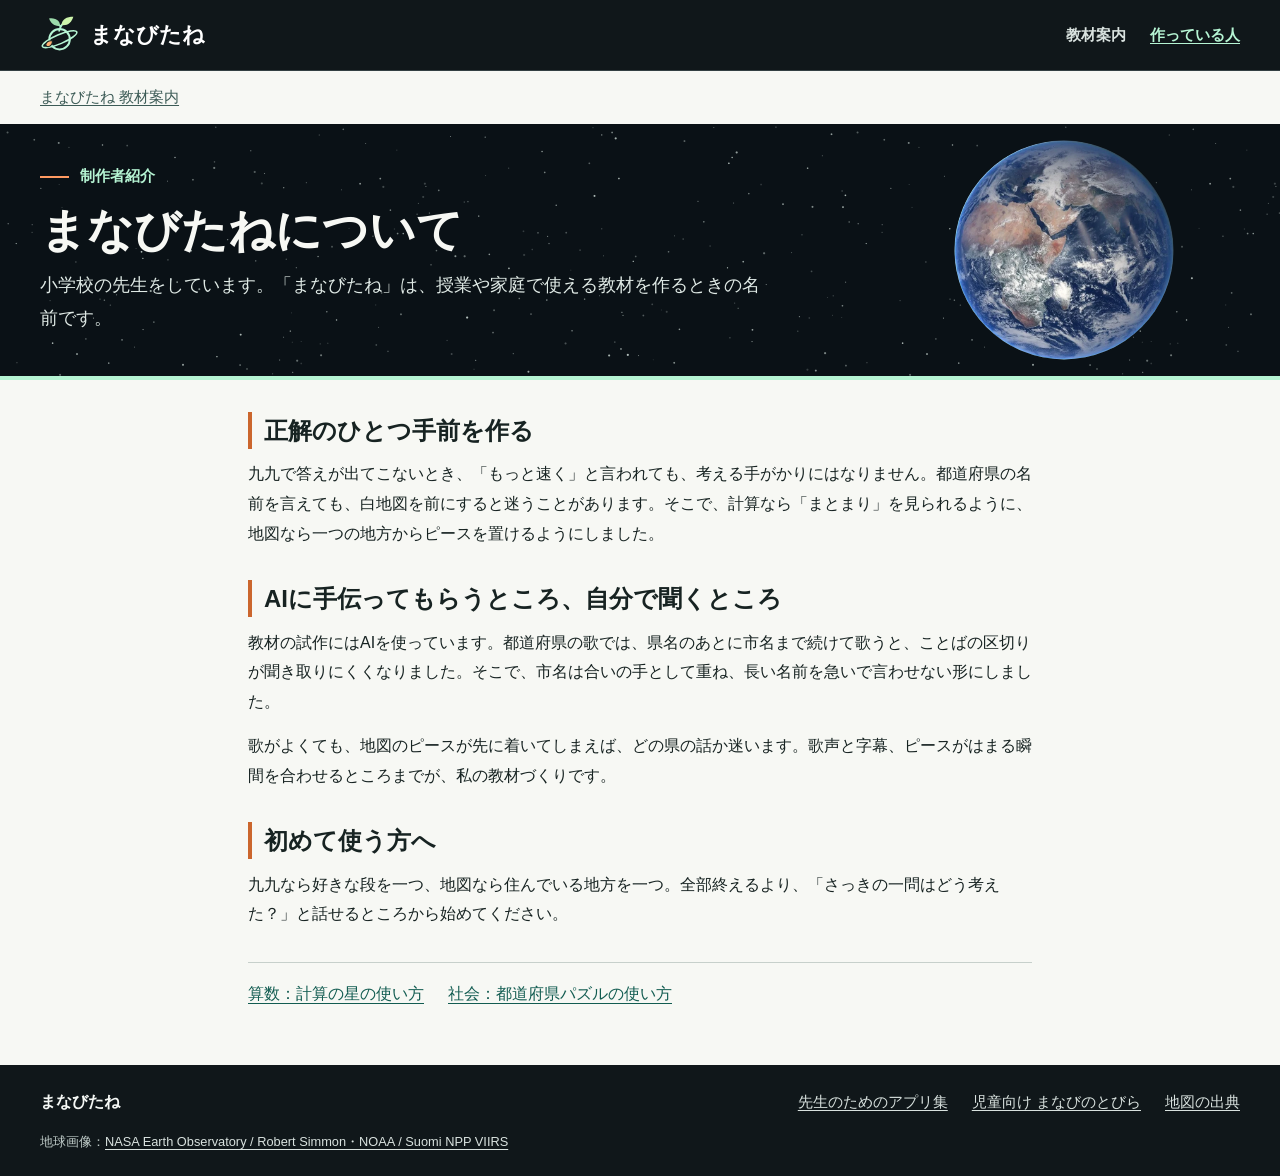
<file: guide/about.html>
<!doctype html>
<html lang="ja"><head><meta charset="utf-8"><meta name="viewport" content="width=device-width, initial-scale=1">
<title>まなびたねとは｜小学校の先生とAIの教材づくり</title><meta name="description" content="まなびたねは、小学校の先生がAIを活用して教材を作るときの活動名です。県の歌の聞き取りやパズルの操作など、作り手がどこを見て作り直したかを紹介します。"><link rel="canonical" href="https://manabitane.jp/guide/about.html">
<meta property="og:type" content="website"><meta property="og:site_name" content="まなびたね"><meta property="og:locale" content="ja_JP"><meta property="og:title" content="まなびたねとは｜小学校の先生とAIの教材づくり"><meta property="og:description" content="まなびたねは、小学校の先生がAIを活用して教材を作るときの活動名です。県の歌の聞き取りやパズルの操作など、作り手がどこを見て作り直したかを紹介します。"><meta property="og:url" content="https://manabitane.jp/guide/about.html"><meta property="og:image" content="https://manabitane.jp/guide/assets/cover-maker.jpg"><meta name="theme-color" content="#10171a"><link rel="stylesheet" href="orbital.css?v=seedling"><script type="application/ld+json">{"@context":"https://schema.org","@type":"ProfilePage","name":"まなびたねとは｜小学校の先生とAIの教材づくり","description":"まなびたねは、小学校の先生がAIを活用して教材を作るときの活動名です。県の歌の聞き取りやパズルの操作など、作り手がどこを見て作り直したかを紹介します。","url":"https://manabitane.jp/guide/about.html","inLanguage":"ja","mainEntity":{"@type":"Person","name":"まなびたね","jobTitle":"小学校教員","url":"https://manabitane.jp/guide/about.html"}}</script></head>
<body class="view-about"><a class="skip" href="#main">本文へ</a><header class="top"><div class="wrap bar"><a class="brand" href="index.html"><img class="brand-mark" src="assets/seed-orbit.svg" alt="" width="38" height="38">まなびたね</a><nav aria-label="主なページ"><a href="index.html#materials">教材案内</a><a href="about.html" aria-current="page">作っている人</a></nav></div></header>
<main id="main"><div class="crumb wrap"><a href="index.html">まなびたね 教材案内</a></div><article class="reading"><header><small>制作者紹介</small><h1>まなびたねについて</h1><p class="lede">小学校の先生をしています。「まなびたね」は、授業や家庭で使える教材を作るときの名前です。</p></header><h2>正解のひとつ手前を作る</h2><p>九九で答えが出てこないとき、「もっと速く」と言われても、考える手がかりにはなりません。都道府県の名前を言えても、白地図を前にすると迷うことがあります。そこで、計算なら「まとまり」を見られるように、地図なら一つの地方からピースを置けるようにしました。</p><h2>AIに手伝ってもらうところ、自分で聞くところ</h2><p>教材の試作にはAIを使っています。都道府県の歌では、県名のあとに市名まで続けて歌うと、ことばの区切りが聞き取りにくくなりました。そこで、市名は合いの手として重ね、長い名前を急いで言わせない形にしました。</p><p>歌がよくても、地図のピースが先に着いてしまえば、どの県の話か迷います。歌声と字幕、ピースがはまる瞬間を合わせるところまでが、私の教材づくりです。</p><h2>初めて使う方へ</h2><p>九九なら好きな段を一つ、地図なら住んでいる地方を一つ。全部終えるより、「さっきの一問はどう考えた？」と話せるところから始めてください。</p><div class="related"><a href="keisan.html">算数：計算の星の使い方</a><a href="todofuken.html">社会：都道府県パズルの使い方</a></div></article></main>
<footer><div class="wrap foot"><strong>まなびたね</strong><a href="https://manabitane.jp/apli_portal/">先生のためのアプリ集</a><a href="https://manabitane.jp/manabinotobira/">児童向け まなびのとびら</a><a href="assets/map-notice.txt">地図の出典</a></div><div class="wrap credits">地球画像：<a href="https://science.nasa.gov/resource/blue-marble-eastern-hemisphere/">NASA Earth Observatory / Robert Simmon・NOAA / Suomi NPP VIIRS</a></div></footer></body></html>
</file>
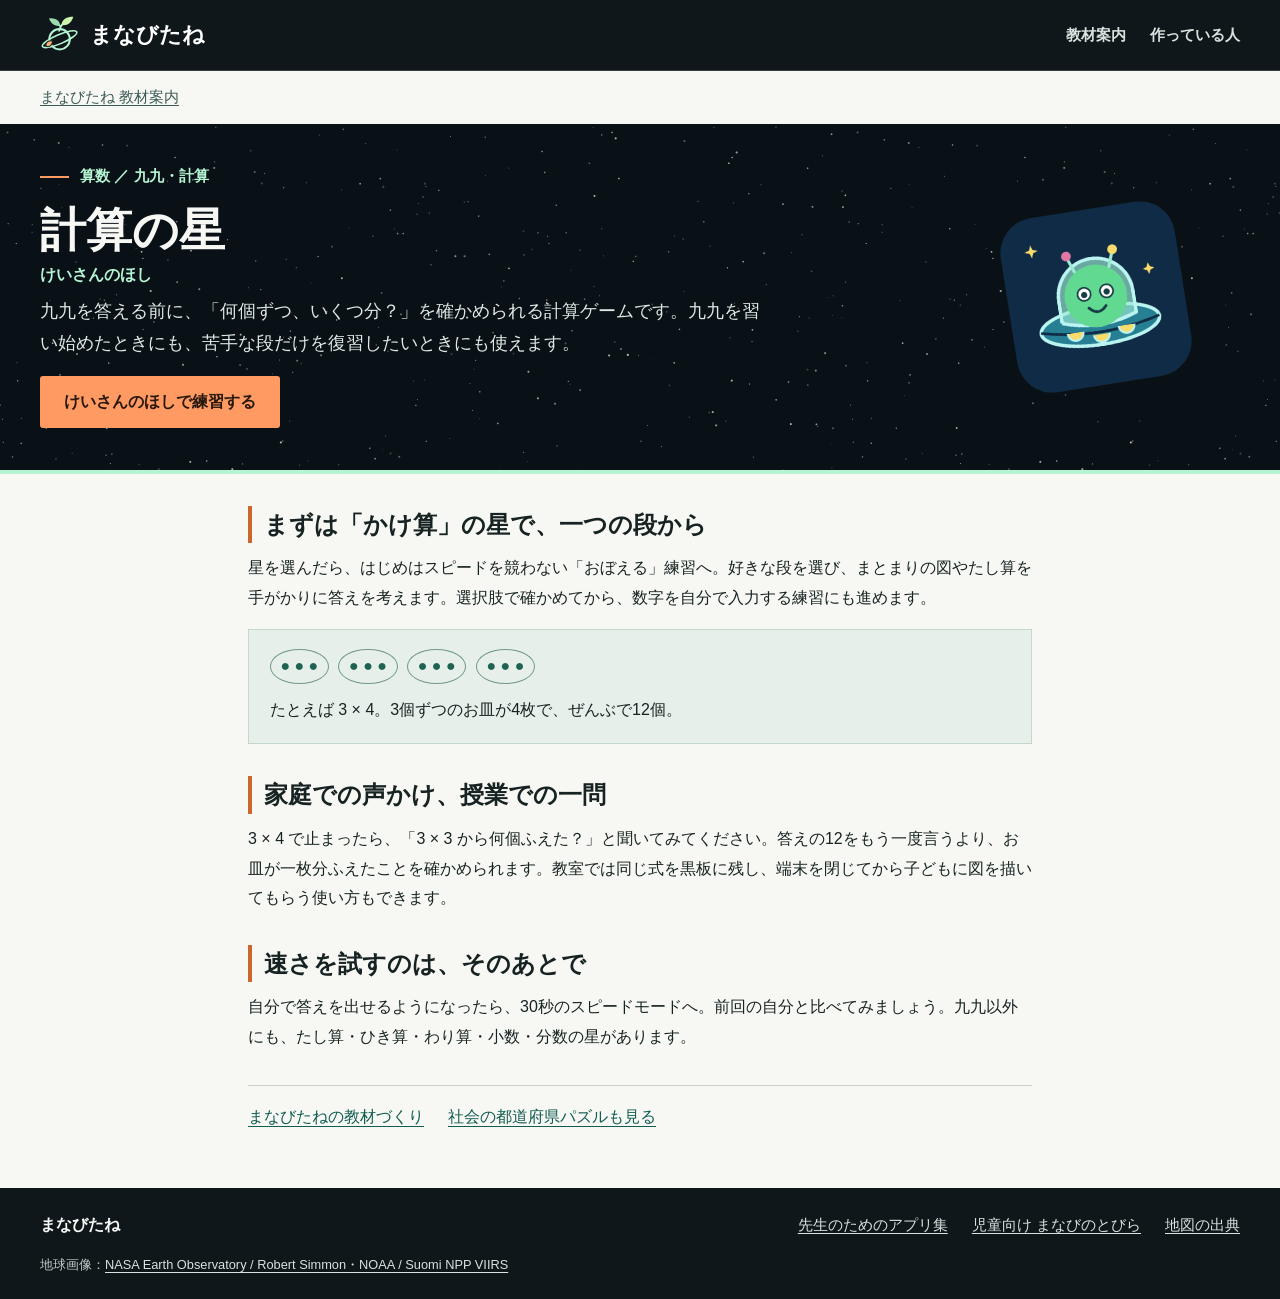
<file: guide/keisan.html>
<!doctype html>
<html lang="ja"><head><meta charset="utf-8"><meta name="viewport" content="width=device-width, initial-scale=1">
<title>計算の星（けいさんのほし）｜小学生の九九・計算練習の始め方｜まなびたね</title><meta name="description" content="九九を速く言う前に、いくつのまとまりかを確かめよう。計算の星で段を選ぶ方法と、かけ算の図から30秒チャレンジに進む家庭・授業向けの使い方を紹介します。"><link rel="canonical" href="https://manabitane.jp/guide/keisan.html">
<meta property="og:type" content="website"><meta property="og:site_name" content="まなびたね"><meta property="og:locale" content="ja_JP"><meta property="og:title" content="計算の星（けいさんのほし）｜小学生の九九・計算練習の始め方｜まなびたね"><meta property="og:description" content="九九を速く言う前に、いくつのまとまりかを確かめよう。計算の星で段を選ぶ方法と、かけ算の図から30秒チャレンジに進む家庭・授業向けの使い方を紹介します。"><meta property="og:url" content="https://manabitane.jp/guide/keisan.html"><meta property="og:image" content="https://manabitane.jp/guide/assets/cover-math.jpg"><meta name="theme-color" content="#10171a"><link rel="stylesheet" href="orbital.css?v=seedling"><script type="application/ld+json">{"@context":"https://schema.org","@type":"WebPage","name":"計算の星（けいさんのほし）｜小学生の九九・計算練習の始め方｜まなびたね","description":"九九を速く言う前に、いくつのまとまりかを確かめよう。計算の星で段を選ぶ方法と、かけ算の図から30秒チャレンジに進む家庭・授業向けの使い方を紹介します。","url":"https://manabitane.jp/guide/keisan.html","inLanguage":"ja","author":{"@type":"Person","name":"まなびたね","url":"https://manabitane.jp/guide/about.html"}}</script></head>
<body class="view-keisan"><a class="skip" href="#main">本文へ</a><header class="top"><div class="wrap bar"><a class="brand" href="index.html"><img class="brand-mark" src="assets/seed-orbit.svg" alt="" width="38" height="38">まなびたね</a><nav aria-label="主なページ"><a href="index.html#materials">教材案内</a><a href="about.html">作っている人</a></nav></div></header>
<main id="main"><div class="crumb wrap"><a href="index.html">まなびたね 教材案内</a></div><article class="reading"><header><small>算数 ／ 九九・計算</small><h1>計算の星<span class="subname">けいさんのほし</span></h1><p class="lede">九九を答える前に、「何個ずつ、いくつ分？」を確かめられる計算ゲームです。九九を習い始めたときにも、苦手な段だけを復習したいときにも使えます。</p><a class="action" href="https://manabitane.jp/math-planet/">けいさんのほしで練習する</a></header><h2>まずは「かけ算」の星で、一つの段から</h2><p>星を選んだら、はじめはスピードを競わない「おぼえる」練習へ。好きな段を選び、まとまりの図やたし算を手がかりに答えを考えます。選択肢で確かめてから、数字を自分で入力する練習にも進めます。</p><figure class="example"><div class="groups" aria-hidden="true"><span>● ● ●</span><span>● ● ●</span><span>● ● ●</span><span>● ● ●</span></div><figcaption>たとえば 3 × 4。3個ずつのお皿が4枚で、ぜんぶで12個。</figcaption></figure><h2>家庭での声かけ、授業での一問</h2><p>3 × 4 で止まったら、「3 × 3 から何個ふえた？」と聞いてみてください。答えの12をもう一度言うより、お皿が一枚分ふえたことを確かめられます。教室では同じ式を黒板に残し、端末を閉じてから子どもに図を描いてもらう使い方もできます。</p><h2>速さを試すのは、そのあとで</h2><p>自分で答えを出せるようになったら、30秒のスピードモードへ。前回の自分と比べてみましょう。九九以外にも、たし算・ひき算・わり算・小数・分数の星があります。</p><div class="related"><a href="about.html">まなびたねの教材づくり</a><a href="todofuken.html">社会の都道府県パズルも見る</a></div></article></main>
<footer><div class="wrap foot"><strong>まなびたね</strong><a href="https://manabitane.jp/apli_portal/">先生のためのアプリ集</a><a href="https://manabitane.jp/manabinotobira/">児童向け まなびのとびら</a><a href="assets/map-notice.txt">地図の出典</a></div><div class="wrap credits">地球画像：<a href="https://science.nasa.gov/resource/blue-marble-eastern-hemisphere/">NASA Earth Observatory / Robert Simmon・NOAA / Suomi NPP VIIRS</a></div></footer></body></html>
</file>
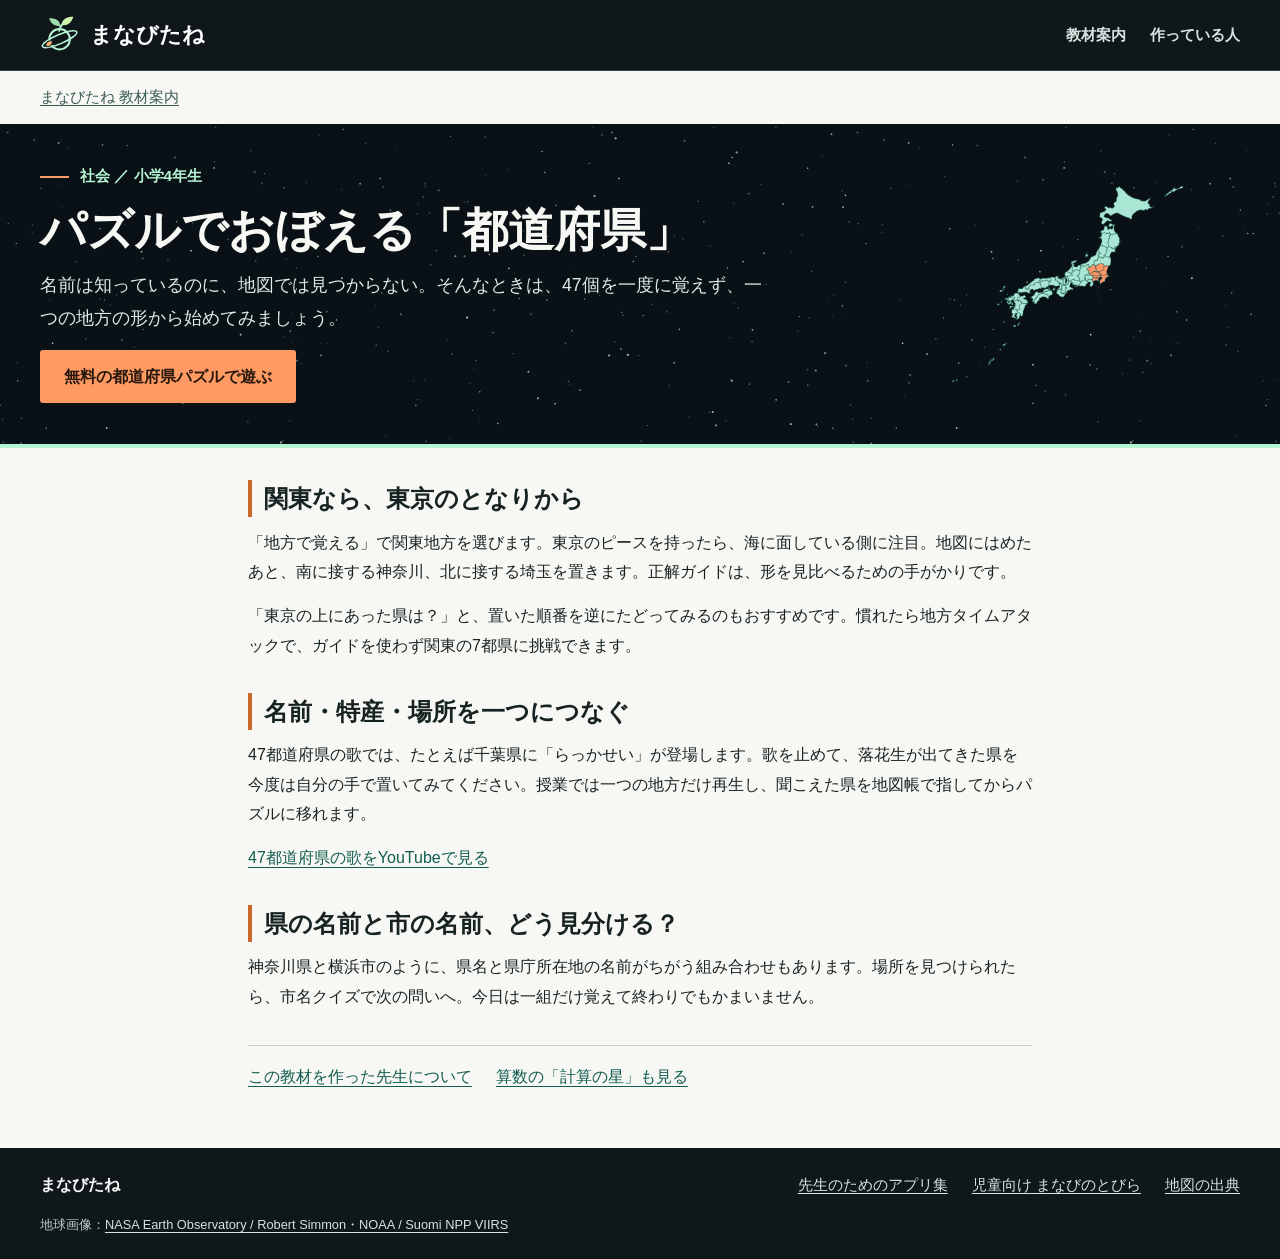
<file: guide/todofuken.html>
<!doctype html>
<html lang="ja"><head><meta charset="utf-8"><meta name="viewport" content="width=device-width, initial-scale=1">
<title>小4社会の都道府県パズル｜歌・地方別の地図で覚える使い方｜まなびたね</title><meta name="description" content="パズルでおぼえる「都道府県」を使い、県名・形・場所を結びつける小4社会の練習方法。関東の7都県を例に、歌、地方別パズル、県庁所在地クイズの使い分けを紹介します。"><link rel="canonical" href="https://manabitane.jp/guide/todofuken.html">
<meta property="og:type" content="website"><meta property="og:site_name" content="まなびたね"><meta property="og:locale" content="ja_JP"><meta property="og:title" content="小4社会の都道府県パズル｜歌・地方別の地図で覚える使い方｜まなびたね"><meta property="og:description" content="パズルでおぼえる「都道府県」を使い、県名・形・場所を結びつける小4社会の練習方法。関東の7都県を例に、歌、地方別パズル、県庁所在地クイズの使い分けを紹介します。"><meta property="og:url" content="https://manabitane.jp/guide/todofuken.html"><meta property="og:image" content="https://manabitane.jp/guide/assets/cover-map.jpg"><meta name="theme-color" content="#10171a"><link rel="stylesheet" href="orbital.css?v=seedling"><script type="application/ld+json">{"@context":"https://schema.org","@type":"WebPage","name":"小4社会の都道府県パズル｜歌・地方別の地図で覚える使い方｜まなびたね","description":"パズルでおぼえる「都道府県」を使い、県名・形・場所を結びつける小4社会の練習方法。関東の7都県を例に、歌、地方別パズル、県庁所在地クイズの使い分けを紹介します。","url":"https://manabitane.jp/guide/todofuken.html","inLanguage":"ja","author":{"@type":"Person","name":"まなびたね","url":"https://manabitane.jp/guide/about.html"}}</script></head>
<body class="view-todofuken"><a class="skip" href="#main">本文へ</a><header class="top"><div class="wrap bar"><a class="brand" href="index.html"><img class="brand-mark" src="assets/seed-orbit.svg" alt="" width="38" height="38">まなびたね</a><nav aria-label="主なページ"><a href="index.html#materials">教材案内</a><a href="about.html">作っている人</a></nav></div></header>
<main id="main"><div class="crumb wrap"><a href="index.html">まなびたね 教材案内</a></div><article class="reading"><header><small>社会 ／ 小学4年生</small><h1>パズルでおぼえる「都道府県」</h1><p class="lede">名前は知っているのに、地図では見つからない。そんなときは、47個を一度に覚えず、一つの地方の形から始めてみましょう。</p><a class="action" href="https://manabitane.jp/todofuken/">無料の都道府県パズルで遊ぶ</a></header><h2>関東なら、東京のとなりから</h2><p>「地方で覚える」で関東地方を選びます。東京のピースを持ったら、海に面している側に注目。地図にはめたあと、南に接する神奈川、北に接する埼玉を置きます。正解ガイドは、形を見比べるための手がかりです。</p><p>「東京の上にあった県は？」と、置いた順番を逆にたどってみるのもおすすめです。慣れたら地方タイムアタックで、ガイドを使わず関東の7都県に挑戦できます。</p><h2>名前・特産・場所を一つにつなぐ</h2><p>47都道府県の歌では、たとえば千葉県に「らっかせい」が登場します。歌を止めて、落花生が出てきた県を今度は自分の手で置いてみてください。授業では一つの地方だけ再生し、聞こえた県を地図帳で指してからパズルに移れます。</p><p><a href="https://youtu.be/ntFNBucnrfw">47都道府県の歌をYouTubeで見る</a></p><h2>県の名前と市の名前、どう見分ける？</h2><p>神奈川県と横浜市のように、県名と県庁所在地の名前がちがう組み合わせもあります。場所を見つけられたら、市名クイズで次の問いへ。今日は一組だけ覚えて終わりでもかまいません。</p><div class="related"><a href="about.html">この教材を作った先生について</a><a href="keisan.html">算数の「計算の星」も見る</a></div></article></main>
<footer><div class="wrap foot"><strong>まなびたね</strong><a href="https://manabitane.jp/apli_portal/">先生のためのアプリ集</a><a href="https://manabitane.jp/manabinotobira/">児童向け まなびのとびら</a><a href="assets/map-notice.txt">地図の出典</a></div><div class="wrap credits">地球画像：<a href="https://science.nasa.gov/resource/blue-marble-eastern-hemisphere/">NASA Earth Observatory / Robert Simmon・NOAA / Suomi NPP VIIRS</a></div></footer></body></html>
</file>
<file: guide/orbital.css>
*{box-sizing:border-box}
:root{--space:#10171a;--night:#0a1116;--snow:#f7f8f4;--ink:#172322;--mint:#b5f4d3;--orange:#ff9a62;--line:#c7d0cb;--mono:ui-monospace,Consolas,monospace;font-family:"Yu Gothic Medium","Hiragino Kaku Gothic ProN",Meiryo,sans-serif;color:var(--ink);background:var(--snow)}
body{margin:0;line-height:1.85;overflow-wrap:anywhere}
h1,h2,h3,p,figure{margin:0}
a{color:#125c51;text-underline-offset:.22em}
a:focus-visible{outline:3px solid #e26724;outline-offset:4px}
.skip{position:absolute;z-index:5;background:white;padding:.6em}
.skip:not(:focus){clip-path:inset(100%);width:1px;height:1px;overflow:hidden}
.wrap{width:min(calc(100% - 5rem),75rem);margin-inline:auto}
.top,footer{background:var(--space);color:#f5f8f5}
.top{border-bottom:1px solid #344043}
.bar,.foot,.related,.hero-links,.section-head,.extra,nav{display:flex;align-items:center;gap:1.5rem}
.bar{justify-content:space-between;min-height:4.4rem}
.brand{display:inline-flex;align-items:center;gap:.65rem;color:#fff;text-decoration:none;font-weight:800;font-size:1.35rem}
.brand-mark{display:block;width:2.5rem;height:2.5rem;flex:none}
nav a,.foot a,.credits a{color:#d9e2df}
nav a{display:inline-block;text-decoration:none;padding:.55rem 0;font-weight:700;font-size:.95rem}
nav a:hover,nav a[aria-current]{color:var(--mint);text-decoration:underline}
.mast{background:var(--night) url("assets/star-field.png") repeat;position:relative;color:#f6faf7;overflow:hidden;border-bottom:4px solid var(--mint)}
.mast-inner{position:relative;display:flex;align-items:center;min-height:28rem}
.mast-copy{z-index:1;position:relative;max-width:52%;padding:2.4rem 0 2.8rem}
.eyebrow,.index-mark,.plate-code,.instrument figcaption{font:700 .82rem/1.4 var(--mono);letter-spacing:0}
.eyebrow{display:inline-flex;align-items:center;gap:.6rem;color:#38635a}
.mast .eyebrow{color:var(--mint)}
.eyebrow i{display:inline-block;width:1.8rem;height:2px;background:var(--orange)}
.mast h1{font-weight:900;font-size:5.6rem;line-height:1.24;margin:.55rem 0 .85rem}
.tagline{font-size:1.22rem;font-weight:bold}
.lead{margin:.45rem 0 1.35rem;color:#c4d1d1;font-size:1.02rem}
.hero-links{gap:1.25rem;flex-wrap:wrap}
.hero-links a:not(.action){color:#ecf7f3;font-weight:700;font-size:.96rem}
.action{display:inline-block;border:1px solid transparent;border-radius:3px;background:var(--orange);color:#29180e;text-decoration:none;font-weight:800;padding:.65rem 1.45rem}
.action:hover{background:#ffc49b}.action:active{transform:translateY(1px)}
.instrument{position:absolute;right:0;top:50%;transform:translateY(-50%);width:min(51%,38rem);margin:0;pointer-events:none}
.glass{position:relative;aspect-ratio:600/480}
.dial{width:100%;height:100%;display:block}
.planet{position:absolute;width:60%;height:auto;left:20%;top:50%;transform:translateY(-50%);clip-path:circle(45.65%);display:block}
.seedling{position:absolute;display:block;width:26%;height:auto;left:8%;top:53%}
.instrument figcaption{position:absolute;bottom:4%;right:2%;background:var(--night);padding:.2rem .4rem;color:#c4d8d7;font-size:.75rem}
.instrument figcaption span{color:var(--orange)}.instrument figcaption b{font-weight:400;color:#a9bab9}
.library{padding-block:2.65rem 1rem}
.section-head{justify-content:space-between;align-items:flex-end;margin-bottom:1.35rem}
.section-head h2,.extra h2{font-size:2rem;line-height:1.4}
.index-mark{color:#49615d}
.products{display:grid;grid-template-columns:repeat(2,minmax(0,1fr));gap:1.3rem}
.product{display:block;text-decoration:none;color:inherit;border-top:3px solid var(--accent);border-bottom:1px solid var(--line)}
.calc{--accent:#bc6334}.geo{--accent:#297363}
.plate{position:relative;background-color:#172a38;overflow:hidden;isolation:isolate;height:9.5rem}
.plate::before{position:absolute;content:"";inset:0;opacity:.4;background-image:linear-gradient(#90a7ac33 1px,transparent 1px),linear-gradient(90deg,#90a7ac33 1px,transparent 1px);background-size:28px 28px}
.plate-code{position:absolute;top:1rem;left:1.2rem;color:#f6d1ae;z-index:1}
.plate img{position:absolute;height:85%;width:auto;right:8%;top:9%;object-fit:contain}
.calc .plate img{border-radius:20%;transform:rotate(-9deg)}
.formula{position:absolute;left:1.2rem;bottom:.22rem;color:#f7d0ae;font:500 4.35rem/1.25 var(--mono)}
.geo .plate{background-color:#163e3a}.geo .formula,.geo .plate-code{color:#c2f5dc}
.geo .plate img{height:100%;right:9%;top:0}
.card-copy{padding:1rem .2rem 1.25rem}
.card-copy small{font-weight:700;font-size:.9rem;color:#506360}
.card-copy h3{font-size:1.45rem;line-height:1.5;margin:.16rem 0}
.card-copy p{color:#394b48}
.more{display:inline-block;font-weight:700;text-decoration:underline;text-underline-offset:.2em;margin-top:.45rem;color:#185d50}
.product:hover .more{color:#913f1e}.product:hover .plate{outline:2px solid var(--accent);outline-offset:-2px}
.extra{justify-content:space-between;gap:2.3rem;padding-top:1.8rem;padding-bottom:3rem}
.extra h2{font-size:1.45rem}.extra>a{flex-shrink:0;font-weight:700}
.crumb{padding:.8rem 0;font-size:.91rem}.crumb a{color:#3c5b56}
.reading{padding-bottom:3.5rem;--article-art:url("assets/earth-viirs.webp");--art-size:15rem}
.view-keisan .reading{--article-art:url("assets/math.png");--art-size:11rem}
.view-todofuken .reading{--article-art:url("assets/japan-atlas.webp");--art-size:15rem}
.reading header{position:relative;isolation:isolate;overflow:hidden;background:var(--night) url("assets/star-field.png");color:var(--snow);padding:2.4rem max(2.5rem,calc((100% - 75rem)/2)) 2.6rem;border-bottom:4px solid var(--mint)}
.reading header::after{content:"";position:absolute;z-index:-1;right:max(5%,calc((100% - 68rem)/2));top:50%;width:var(--art-size);aspect-ratio:1;transform:translateY(-50%);background:var(--article-art) center/contain no-repeat}
.view-about .reading header::after{clip-path:circle(45.65%)}
.view-keisan .reading header::after{border-radius:20%;transform:translateY(-50%) rotate(-9deg)}
.reading header small{display:block;color:var(--mint);font-size:.96rem;font-weight:bold}
.reading header small::before{content:"";display:inline-block;width:1.8rem;height:2px;margin-right:.7rem;vertical-align:middle;background:var(--orange)}
.reading header h1{max-width:78%;font-size:2.9rem;line-height:1.38;margin:.45rem 0}
.reading .subname{display:block;font-size:1rem;line-height:1.6;color:var(--mint)}
.reading .lede{max-width:min(66%,46rem);color:#dfe9e5;font-size:1.1rem}
.reading .action{margin-top:1rem}
.reading>h2,.reading>p,.reading>.example,.reading>.related{width:min(calc(100% - 5rem),49rem);margin-inline:auto}
.reading h2{font-size:1.5rem;line-height:1.55;margin-top:2rem;margin-bottom:.65rem;border-left:4px solid #cb662d;padding-left:.75rem}
.reading p+p{margin-top:.9rem}
.reading .example{margin-block:1rem 0;padding:1.2rem 1.3rem;background:#e6efe9;border:1px solid #c4d7cb}
.groups{display:flex;gap:.6rem;flex-wrap:wrap;margin:0 0 .7rem}
.groups span{padding:.1rem .6rem;color:#1e6351;border:1px solid #719889;border-radius:50%}
.related{margin-top:2.1rem;border-top:1px solid var(--line);padding-top:1rem;flex-wrap:wrap}
footer{padding:1.4rem 0}
.foot{flex-wrap:wrap;gap:.75rem 1.5rem}.foot strong{margin-right:auto}
.foot a{font-size:.95rem}.credits{font-size:.8rem;color:#becac7;margin-top:.8rem}
@media(min-width:1500px){.mast-inner{min-height:30rem}}
@media(max-width:900px){
 .mast h1{font-size:4rem}.mast-inner{min-height:25rem}.mast-copy{max-width:57%}.instrument{right:-1rem;width:47%}
 .tagline{font-size:1.05rem}.extra{align-items:flex-start}
 .reading header h1{font-size:2.35rem;max-width:72%}.reading header::after{width:10rem}
}
@media(max-width:680px){
 .wrap{width:calc(100% - 2.2rem)}.bar{min-height:3.6rem;gap:.35rem}
 .brand{font-size:1.1rem;gap:.36rem}.brand-mark{width:2rem;height:2rem}
 nav{gap:.8rem}nav a{font-size:.88rem}
 .mast-inner{display:grid;min-height:0}.mast-copy{max-width:none;padding:1.8rem 0 0}
 .mast h1{font-size:3.45rem;margin:.35rem 0 .65rem}.tagline{font-size:1.03rem}
 .lead{margin:.4rem 0 1rem;font-size:1rem}.hero-links{gap:1rem}.action{padding:.52rem 1.1rem}
 .instrument{position:relative;top:auto;right:auto;width:min(100%,20rem);justify-self:center;transform:none;margin:-.15rem 0 .55rem}
 .glass{aspect-ratio:600/400}.dial{overflow:visible}.planet{width:50%;left:25%}
 .seedling{width:28%;left:11%;top:49%}
 .instrument figcaption{right:-.3rem;bottom:.2rem;font-size:.71rem}
 .library{padding-top:1.6rem}.section-head{margin-bottom:1rem}.section-head h2{font-size:1.7rem}
 .products{grid-template-columns:1fr}.plate{height:8.1rem}.card-copy h3{font-size:1.3rem}
 .extra{flex-direction:column;gap:.6rem;padding-block:1.1rem 2.2rem}
 .reading header{padding:1.7rem 1.1rem 1.9rem}.reading header::after{display:none}
 .reading header h1{font-size:2.05rem;max-width:100%}.reading .lede{max-width:100%;font-size:1rem}
 .reading>h2,.reading>p,.reading>.example,.reading>.related{width:calc(100% - 2.2rem)}
 .reading h2{font-size:1.28rem;margin-top:1.6rem}.related{gap:.5rem 1.1rem}
 .foot{gap:.5rem 1rem}.foot strong{flex-basis:100%}
}
@media(max-width:370px){.mast h1{font-size:3rem}.brand-mark{width:1.8rem;height:1.8rem}.brand{font-size:1rem}nav{gap:.55rem}.lead br{display:none}.instrument{width:15rem}.instrument figcaption{position:static;text-align:right;background:transparent}}
</file>
<file: guide/keisan-no-hoshi/styles.css>
:root {
  color-scheme: light;
  --ink: #253e46;
  --muted: #52696f;
  --green: #13735e;
  --green-dark: #075644;
  --line: #d9e4e3;
  --mint: #eaf6f1;
  --pink: #fcf0f3;
  --navy: #102b45;
  --white: #fff;
  --gold: #ffdb76;
  font-family:
    "Noto Sans JP", "Yu Gothic", "Hiragino Kaku Gothic ProN", Meiryo, sans-serif;
  font-synthesis: none;
  letter-spacing: 0;
}
* {
  box-sizing: border-box;
}
html {
  scroll-behavior: smooth;
  scroll-padding-top: 100px;
}
body {
  margin: 0;
  background: var(--white);
  color: var(--ink);
  font-size: 16px;
  line-height: 1.9;
  overflow-wrap: anywhere;
}
button,
a,
input {
  touch-action: manipulation;
}
button {
  font: inherit;
  cursor: pointer;
}
a {
  color: var(--green);
  text-underline-offset: 4px;
}
button,
a {
  -webkit-tap-highlight-color: transparent;
}
button:focus-visible,
a:focus-visible,
summary:focus-visible,
[tabindex]:focus-visible {
  outline: 3px solid #da4e7d;
  outline-offset: 5px;
}
img {
  display: block;
  max-width: 100%;
  height: auto;
}
svg {
  display: block;
}
h1,
h2,
h3,
p,
figure {
  margin: 0;
}
h1,
h2,
h3 {
  line-height: 1.5;
  letter-spacing: 0;
}
h2 {
  font-size: 32px;
  font-weight: 800;
}
h3 {
  font-size: 20px;
  font-weight: 800;
}
p + p {
  margin-top: 16px;
}
ul,
ol {
  padding-left: 1.5em;
}
strong {
  font-weight: 800;
}
[hidden] {
  display: none !important;
}
.container {
  width: min(1120px, calc(100% - 64px));
  margin-inline: auto;
}
.section {
  padding-block: 88px;
}
.eyebrow {
  color: var(--green);
  font-size: 13px;
  font-weight: 800;
  margin-bottom: 12px;
}
.section-heading {
  text-align: center;
  margin-bottom: 42px;
}
.section-heading h2 {
  margin-bottom: 18px;
}
.section-heading p:last-child {
  color: var(--muted);
}
.icon {
  width: 22px;
  height: 22px;
  flex: 0 0 22px;
  fill: none;
  stroke: currentColor;
  stroke-width: 1.8;
  stroke-linecap: round;
  stroke-linejoin: round;
}
.button {
  display: inline-flex;
  align-items: center;
  justify-content: center;
  gap: 18px;
  min-height: 56px;
  padding: 13px 26px;
  border: 1px solid transparent;
  border-radius: 6px;
  background: var(--green);
  color: white;
  font-weight: 800;
  font-size: 16px;
  line-height: 1.65;
  text-decoration: none;
  text-align: center;
  transition:
    background 0.16s,
    box-shadow 0.16s;
}
.button:hover {
  background: var(--green-dark);
  box-shadow: 0 4px 16px #0756441a;
}
.button-small {
  min-height: 44px;
  font-size: 13px;
  padding: 8px 16px;
  gap: 8px;
}
.button-small .icon {
  width: 18px;
  height: 18px;
  flex-basis: 18px;
}
.button-outline {
  background: transparent;
  border-color: var(--green);
  color: var(--green);
}
.button-outline:hover {
  background: var(--mint);
}
.text-link {
  display: inline-flex;
  align-items: center;
  gap: 10px;
  font-weight: 700;
  text-decoration-thickness: 1px;
}
.text-link .icon {
  width: 18px;
  height: 18px;
  flex-basis: 18px;
}
.small-note {
  font-size: 13px;
  line-height: 1.9;
  color: var(--muted);
}
.skip-link {
  position: absolute;
  top: -100px;
  left: 12px;
  z-index: 100;
  background: #fff;
  padding: 12px;
}
.skip-link:focus {
  top: 12px;
}
.returning-notice {
  padding: 9px 16px;
  background: #fff6d9;
  color: #564811;
  text-align: center;
  font-size: 0.875rem;
}
.returning-notice a,
.final-cta .small-note a {
  color: inherit;
  text-decoration: underline;
}
#existing-record {
  scroll-margin-top: 6rem;
  margin-bottom: 1.25rem;
}
.site-header {
  position: sticky;
  top: 0;
  z-index: 20;
  background: #fffffff5;
  backdrop-filter: blur(10px);
  border-bottom: 1px solid var(--line);
}
.header-inner {
  min-height: 80px;
  display: flex;
  align-items: center;
  justify-content: space-between;
  gap: 24px;
}
.brand {
  display: inline-flex;
  align-items: center;
  gap: 10px;
  color: var(--ink);
  font-size: 21px;
  font-weight: 800;
  line-height: 1.4;
  text-decoration: none;
  white-space: nowrap;
}
.brand img {
  border-radius: 6px;
}
.brand small {
  display: block;
  font-size: 9px;
  font-weight: 500;
  margin-top: 4px;
}
.desktop-nav {
  display: flex;
  gap: 24px;
  align-items: center;
}
.desktop-nav a {
  color: var(--ink);
  text-decoration: none;
  font-size: 13px;
  font-weight: 700;
  min-height: 44px;
  display: flex;
  align-items: center;
}
.desktop-nav a:hover {
  color: var(--green);
}
.hero {
  position: relative;
  isolation: isolate;
  background: var(--navy);
  color: #fff;
  min-height: 560px;
  overflow: hidden;
}
.hero-art {
  position: absolute;
  inset: 0;
  z-index: -1;
}
.hero-art img {
  width: 100%;
  height: 100%;
  object-fit: cover;
  object-position: center;
}
.hero-inner {
  padding-block: 58px 54px;
}
.hero-copy {
  position: relative;
  max-width: 660px;
}
.hero-eyebrow {
  color: #c8eada;
  font-size: 13px;
}
.hero h1 {
  font-size: 60px;
  font-weight: 800;
  line-height: 1.35;
  margin-bottom: 18px;
}
.hero-message {
  font-size: 30px;
  line-height: 1.65;
  font-weight: 700;
}
.hero-description {
  font-size: 16px;
  line-height: 1.9;
  margin-top: 18px;
  color: #e4eef3;
}
.button-hero {
  margin-top: 28px;
  background: var(--gold);
  color: #263a43;
  box-shadow: none;
  min-height: 60px;
}
.button-hero:hover {
  background: #ffe69b;
}
.hero-note {
  margin-top: 13px;
  font-size: 12px;
  color: #d4e5ed;
}
.hero-note span {
  margin-inline: 5px;
  color: #89a8b7;
}
.intro-strip {
  background: var(--mint);
  border-bottom: 1px solid #d9ebe4;
}
.intro-strip-inner {
  display: flex;
  align-items: center;
  justify-content: space-between;
  gap: 24px;
  min-height: 84px;
  font-size: 14px;
}
.intro-strip strong {
  color: var(--green-dark);
}
.concerns-inner {
  display: grid;
  grid-template-columns: 1fr 1fr;
  gap: 90px;
  align-items: center;
}
.concerns h2 {
  margin-bottom: 20px;
}
.concerns p:last-child {
  color: var(--muted);
}
.concern-list {
  list-style: none;
  margin: 0;
  padding: 0;
  border-top: 1px solid var(--line);
}
.concern-list li {
  display: flex;
  align-items: center;
  gap: 14px;
  padding: 17px 0;
  border-bottom: 1px solid var(--line);
  font-size: 15px;
}
.concern-list .icon {
  color: var(--green);
  width: 20px;
  height: 20px;
  flex-basis: 20px;
}
.features {
  background: #f5f8fb;
}
.feature-layout {
  display: grid;
  grid-template-columns: 1.15fr 1fr;
  gap: 56px;
  align-items: center;
}
.app-figure {
  min-width: 0;
}
.image-zoom {
  display: block;
  position: relative;
  border: 1px solid #cbd9df;
  border-radius: 7px;
  padding: 0;
  background: #102b45;
  width: 100%;
  overflow: hidden;
  text-align: left;
  color: #fff;
}
.image-zoom img {
  width: 100%;
  height: auto;
}
.image-zoom > span {
  display: flex;
  align-items: center;
  justify-content: flex-end;
  gap: 7px;
  min-height: 34px;
  padding: 5px 10px;
  background: #102b45;
  color: #fff;
  font-size: 11px;
  font-weight: 500;
}
.image-zoom > span .icon {
  width: 14px;
  height: 14px;
  flex-basis: 14px;
}
.image-zoom:hover > span {
  background: #1d4564;
}
figcaption {
  font-size: 11px;
  line-height: 1.7;
  color: var(--muted);
  margin-top: 10px;
}
.feature-points {
  list-style: none;
  padding: 0;
  margin: 0;
}
.feature-points li {
  display: flex;
  align-items: flex-start;
  gap: 16px;
  padding: 20px 0;
  border-bottom: 1px solid #dae2e8;
}
.feature-points li:first-child {
  padding-top: 0;
}
.point-number {
  flex: 0 0 26px;
  min-width: 26px;
  white-space: nowrap;
  font-size: 13px;
  color: var(--green);
  font-weight: 800;
  line-height: 30px;
}
.feature-points h3 {
  margin-bottom: 8px;
  font-size: 20px;
}
.feature-points p {
  font-size: 14px;
  color: var(--muted);
}
.planet-labels {
  display: flex;
  gap: 8px;
  flex-wrap: wrap;
  margin-top: 24px;
}
.planet-labels span {
  font-size: 12px;
  padding: 3px 9px;
  border-radius: 3px;
  background: #fff;
  border: 1px solid;
  font-weight: 700;
}
.planet-labels .add {
  color: #166342;
}
.planet-labels .subtract {
  color: #9a461b;
}
.planet-labels .multiply {
  color: #285ea8;
}
.planet-labels .divide {
  color: #6244a3;
}
.planet-labels .decimal {
  color: #067078;
}
.planet-labels .fraction {
  color: #a53260;
}
.mode-tabs {
  display: grid;
  grid-template-columns: repeat(3, minmax(0, 1fr));
  gap: 20px;
  margin-bottom: 36px;
  border-bottom: 1px solid var(--line);
}
.mode-tabs button {
  display: flex;
  justify-content: center;
  align-items: center;
  gap: 14px;
  position: relative;
  border: 0;
  border-bottom: 3px solid transparent;
  background: transparent;
  padding: 18px 8px 22px;
  min-height: 100px;
  color: var(--muted);
}
.mode-tabs button[aria-selected="true"] {
  color: var(--green);
  border-bottom-color: var(--green);
}
.mode-tabs button:hover {
  background: #f2f8f5;
}
.mode-tabs .icon {
  width: 30px;
  height: 30px;
  flex-basis: 30px;
}
.mode-tabs button span {
  font-size: 21px;
  font-weight: 800;
  text-align: left;
  line-height: 1.5;
}
.mode-tabs small {
  display: block;
  font-size: 12px;
  font-weight: 500;
  margin-top: 4px;
}
.mode-panel {
  display: grid;
  grid-template-columns: 1.3fr 1fr;
  gap: 60px;
  align-items: center;
  min-height: 440px;
}
.mode-copy h3 {
  font-size: 29px;
  line-height: 1.6;
  margin-bottom: 22px;
}
.mode-copy p:not(.mode-kicker) {
  font-size: 14px;
  color: var(--muted);
}
.mode-kicker {
  font-size: 13px;
  font-weight: 800;
  color: var(--green);
  margin-bottom: 12px;
}
.plain-list {
  list-style: none;
  padding: 0;
  margin: 20px 0;
  font-size: 14px;
}
.plain-list li {
  padding-left: 1em;
  position: relative;
  margin-bottom: 7px;
}
.plain-list li::before {
  content: "";
  width: 4px;
  height: 4px;
  border-radius: 50%;
  background: var(--green);
  position: absolute;
  top: 12px;
  left: 0;
}
.mode-copy .small-note {
  font-size: 12px !important;
  border-top: 1px solid var(--line);
  padding-top: 15px;
}
.collection {
  background: var(--pink);
}
.collection-layout {
  display: grid;
  grid-template-columns: 1fr 1.15fr;
  gap: 64px;
  align-items: center;
}
.collection h2 {
  margin-bottom: 24px;
}
.collection p:not(.eyebrow) {
  color: var(--muted);
  font-size: 15px;
}
.collection .text-link {
  margin-top: 26px;
  font-size: 13px;
}
.steps {
  list-style: none;
  padding: 0;
  margin: 0;
  display: grid;
  grid-template-columns: repeat(3, minmax(0, 1fr));
  gap: 44px;
}
.steps li {
  border-top: 2px solid #a6cdbf;
  padding-top: 20px;
}
.step-label {
  font-size: 11px;
  font-weight: 700;
  display: flex;
  align-items: center;
  gap: 9px;
  color: var(--green);
}
.step-label strong {
  font-size: 26px;
  font-weight: 500;
}
.steps h3 {
  margin: 12px 0;
}
.steps p {
  font-size: 14px;
  color: var(--muted);
}
.recovery-tip {
  display: flex;
  align-items: flex-start;
  gap: 12px;
  font-size: 13px;
  color: var(--muted);
  margin-top: 36px;
  padding-top: 22px;
  border-top: 1px solid var(--line);
}
.recovery-tip .icon {
  color: var(--green);
}
.mobile {
  background: var(--mint);
}
.install-grid {
  display: grid;
  grid-template-columns: 1fr 1fr;
  gap: 32px;
}
.install-guide {
  background: #fff;
  border: 1px solid #cddfd7;
  border-radius: 6px;
  padding: 28px;
}
.install-heading {
  display: flex;
  align-items: center;
  gap: 10px;
  border-bottom: 1px solid var(--line);
  padding-bottom: 16px;
}
.install-heading .icon {
  color: var(--green);
}
.install-heading h3 {
  font-size: 19px;
}
.install-heading span {
  margin-left: auto;
  font-size: 12px;
  color: var(--muted);
}
.install-guide ol {
  font-size: 15px;
  line-height: 2.2;
  margin-block: 18px;
}
.install-guide p {
  font-size: 13px;
  color: var(--muted);
}
.notice-line {
  border-left: 3px solid #75ad97;
  padding-left: 20px;
  margin-top: 28px;
  font-size: 13px;
}
.notice-line p {
  margin-top: 8px;
  color: var(--muted);
}
.storage-facts {
  list-style: none;
  padding: 0;
  margin: 0 0 40px;
  display: grid;
  grid-template-columns: repeat(3, minmax(0, 1fr));
  border-block: 1px solid var(--line);
}
.storage-facts li {
  font-size: 13px;
  padding: 20px;
  text-align: center;
}
.storage-facts li + li {
  border-left: 1px solid var(--line);
}
.storage-facts strong {
  display: block;
  font-size: 14px;
}
.backup-layout {
  display: grid;
  grid-template-columns: 1.2fr 1fr;
  gap: 60px;
  align-items: start;
}
.backup-instructions article {
  display: flex;
  gap: 18px;
  align-items: flex-start;
  padding: 20px 0 28px;
}
.backup-instructions article + article {
  border-top: 1px solid var(--line);
  padding-top: 28px;
}
.backup-icon {
  display: grid;
  place-items: center;
  background: var(--mint);
  color: var(--green);
  width: 40px;
  height: 40px;
  border-radius: 6px;
  flex: 0 0 40px;
}
.backup-instructions h3 {
  font-size: 19px;
  margin: 4px 0 14px;
}
.backup-instructions p {
  font-size: 14px;
  color: var(--muted);
}
.backup-instructions p.small-note {
  font-size: 12px;
  margin-top: 12px;
}
.backup-figure {
  padding-top: 20px;
}
.backup-figure .image-zoom {
  max-height: 590px;
}
.backup-figure img {
  object-fit: contain;
  width: 100%;
  max-height: 550px;
  object-position: top;
}
.important-note {
  border: 1px solid #d9c483;
  border-left: 4px solid #b8932d;
  background: #fffbec;
  padding: 20px 24px;
  font-size: 13px;
  color: #514421;
  margin-top: 32px;
}
.faq {
  background: #f5f8fb;
}
.faq-layout {
  display: grid;
  grid-template-columns: 1fr 2fr;
  gap: 70px;
}
.faq-layout h2 {
  margin-bottom: 20px;
}
.faq-layout > div > p:last-child {
  color: var(--muted);
  font-size: 14px;
}
.faq-list {
  border-top: 1px solid #d6e0e5;
}
.faq-list details {
  border-bottom: 1px solid #d6e0e5;
}
.faq-list summary {
  cursor: pointer;
  list-style: none;
  display: flex;
  justify-content: space-between;
  align-items: center;
  gap: 18px;
  min-height: 78px;
  padding: 20px 0;
  font-weight: 700;
  font-size: 15px;
}
.faq-list summary::-webkit-details-marker {
  display: none;
}
.faq-list summary .icon {
  width: 18px;
  height: 18px;
  flex-basis: 18px;
  color: var(--green);
  transition: transform 0.2s;
}
.faq-list details[open] summary .icon {
  transform: rotate(180deg);
}
.faq-list details > p {
  font-size: 14px;
  color: var(--muted);
  padding: 0 24px 24px 0;
}
.about-inner {
  display: flex;
  align-items: flex-start;
  justify-content: center;
  gap: 44px;
  max-width: 780px;
}
.about-inner > img {
  border-radius: 8px;
  margin-top: 8px;
}
.about h2 {
  font-size: 29px;
  margin-bottom: 20px;
}
.about p:not(.eyebrow) {
  font-size: 14px;
  color: var(--muted);
}
.about .text-link {
  font-size: 13px;
  margin-top: 20px;
}
.final-cta {
  background: var(--mint);
  text-align: center;
}
.final-cta h2 {
  font-size: 38px;
  margin-bottom: 20px;
}
.final-cta p:not(.eyebrow) {
  color: var(--muted);
  font-size: 15px;
}
.final-cta .button {
  margin-block: 28px 16px;
}
.final-cta .small-note {
  font-size: 12px !important;
}
.site-footer {
  padding-block: 28px;
}
.footer-inner {
  display: flex;
  align-items: center;
  justify-content: space-between;
  gap: 24px;
}
.site-footer .brand {
  font-size: 17px;
}
.site-footer nav {
  display: flex;
  gap: 24px;
  font-size: 12px;
}
.site-footer nav a {
  display: inline-flex;
  align-items: center;
  gap: 6px;
  min-height: 44px;
  color: var(--muted);
  text-decoration: none;
}
.site-footer .icon {
  width: 14px;
  height: 14px;
  flex-basis: 14px;
}
.site-footer small {
  font-size: 11px;
  color: var(--muted);
}
dialog {
  border: 1px solid var(--line);
  border-radius: 8px;
  padding: 0;
  color: var(--ink);
  box-shadow: 0 20px 80px #102b4540;
  max-width: min(580px, calc(100% - 32px));
  max-height: calc(100dvh - 40px);
}
dialog::backdrop {
  background: #071c35bd;
}
.dialog-inner {
  padding: 44px 36px 30px;
}
.dialog-inner h2 {
  font-size: 25px;
  margin-bottom: 20px;
}
.dialog-inner p:not(.eyebrow) {
  font-size: 14px;
  color: var(--muted);
}
.dialog-inner .button {
  width: 100%;
  margin-top: 24px;
}
.dialog-close {
  position: absolute;
  right: 8px;
  top: 8px;
}
.icon-button {
  display: grid;
  place-items: center;
  width: 44px;
  height: 44px;
  background: #fff;
  border: 1px solid var(--line);
  border-radius: 6px;
  color: var(--ink);
}
.text-button {
  display: block;
  min-height: 44px;
  padding: 8px 12px;
  margin: 16px auto 0;
  background: transparent;
  border: 0;
  text-decoration: underline;
  text-underline-offset: 4px;
  color: var(--green);
  font-size: 13px;
}
#image-dialog {
  width: min(1280px, calc(100% - 32px));
  max-width: none;
  background: #102b45;
  padding: 54px 12px 16px;
  overflow: auto;
}
#image-dialog img {
  width: 100%;
  height: auto;
  max-height: calc(100dvh - 150px);
  object-fit: contain;
}
#image-dialog p {
  font-size: 12px;
  color: #fff;
  text-align: center;
  margin-top: 12px;
}
.mobile-only {
  display: none;
}
@media (min-width: 1600px) {
  .hero-art img {
    object-fit: contain;
  }
  .hero {
    min-height: 580px;
  }
  .hero-inner {
    padding-block: 65px;
  }
}
@media (max-width: 1100px) {
  .desktop-nav {
    gap: 15px;
  }
  .desktop-nav a {
    font-size: 12px;
  }
  .brand small {
    display: none;
  }
  .hero h1 {
    font-size: 52px;
  }
  .hero-copy {
    max-width: 570px;
  }
  .hero-art {
    inset: 50px 20px auto auto;
    width: 440px;
    height: 440px;
  }
  .hero-art img {
    object-fit: contain;
  }
  .feature-layout,
  .mode-panel,
  .collection-layout,
  .backup-layout {
    gap: 36px;
  }
  .concerns-inner {
    gap: 50px;
  }
  .mode-copy h3 {
    font-size: 25px;
  }
  .faq-layout {
    gap: 40px;
  }
}
@media (max-width: 900px) {
  .desktop-nav {
    display: none;
  }
  .hero-copy {
    max-width: 430px;
  }
  .hero h1 {
    font-size: 48px;
  }
  .hero-message {
    font-size: 26px;
  }
  .hero-description {
    font-size: 15px;
  }
  .hero {
    min-height: 540px;
  }
  .hero-art {
    inset: 150px 0 auto auto;
    width: 320px;
    height: 320px;
  }
  .intro-strip-inner {
    font-size: 12px;
    gap: 15px;
  }
  .section {
    padding-block: 64px;
  }
  .feature-layout,
  .collection-layout {
    grid-template-columns: 1fr 1fr;
    gap: 30px;
  }
  .feature-points h3 {
    font-size: 17px;
  }
  .feature-points p {
    font-size: 13px;
  }
  .feature-points li {
    gap: 10px;
    padding-block: 14px;
  }
  .collection h2 {
    font-size: 26px;
  }
  .mode-panel {
    gap: 28px;
  }
  .mode-copy h3 {
    font-size: 24px;
  }
  .steps {
    gap: 24px;
  }
  .steps h3 {
    font-size: 18px;
  }
  .backup-layout {
    gap: 30px;
  }
  .backup-instructions article {
    gap: 12px;
  }
  .backup-instructions h3 {
    font-size: 17px;
  }
  .footer-inner {
    flex-wrap: wrap;
  }
  .site-footer nav {
    gap: 16px;
  }
  .faq-layout {
    grid-template-columns: 1fr 2fr;
    gap: 30px;
  }
}
@media (max-width: 767px) {
  html {
    scroll-padding-top: 88px;
  }
  .container {
    width: calc(100% - 40px);
  }
  body {
    font-size: 15px;
  }
  h2 {
    font-size: 26px;
  }
  h3 {
    font-size: 19px;
  }
  .section {
    padding-block: 54px;
  }
  .section-heading {
    margin-bottom: 30px;
  }
  .section-heading h2 {
    margin-bottom: 14px;
  }
  .section-heading p:last-child {
    font-size: 14px;
  }
  .header-inner {
    min-height: 66px;
    gap: 10px;
  }
  .brand {
    font-size: 18px;
    gap: 8px;
  }
  .brand img {
    width: 30px;
    height: 30px;
  }
  .button-small {
    padding: 8px 11px;
    font-size: 12px;
    gap: 6px;
  }
  .button-small .icon {
    width: 16px;
    height: 16px;
    flex-basis: 16px;
  }
  .hero {
    min-height: 562px;
  }
  .hero-inner {
    padding-block: 30px;
  }
  .hero-copy {
    max-width: none;
  }
  .hero h1 {
    font-size: 39px;
    margin-bottom: 12px;
  }
  .hero-eyebrow {
    font-size: 11px;
    margin-bottom: 10px;
  }
  .hero-message {
    font-size: 24px;
    line-height: 1.6;
  }
  .hero-description {
    font-size: 14px;
    margin-top: 14px;
    line-height: 1.9;
  }
  .button-hero {
    margin-top: 20px;
    min-height: 54px;
    font-size: 14px;
    padding: 12px 22px;
  }
  .hero-note {
    font-size: 10px;
    margin-top: 12px;
  }
  .hero-note span {
    margin-inline: 2px;
  }
  .hero-art {
    opacity: 1;
    inset: auto 10px -28px auto;
    width: 244px;
    height: 244px;
    z-index: -1;
  }
  .hero-art img {
    object-fit: contain;
  }
  .intro-strip-inner {
    min-height: 116px;
    display: grid;
    grid-template-columns: 1fr;
    gap: 3px;
    padding-block: 16px;
    text-align: center;
    font-size: 12px;
  }
  .concerns-inner {
    grid-template-columns: 1fr;
    gap: 28px;
  }
  .concerns h2 {
    margin-bottom: 14px;
  }
  .concerns p:last-child {
    font-size: 14px;
  }
  .concern-list li {
    padding: 14px 0;
    font-size: 14px;
  }
  .feature-layout {
    grid-template-columns: 1fr;
    gap: 30px;
  }
  .feature-points h3 {
    font-size: 19px;
  }
  .feature-points p {
    font-size: 14px;
  }
  .feature-points li {
    padding-block: 17px;
    gap: 14px;
  }
  .planet-labels {
    gap: 7px;
    margin-top: 20px;
  }
  .planet-labels span {
    font-size: 11px;
  }
  .mode-tabs {
    gap: 0;
    margin-bottom: 26px;
  }
  .mode-tabs button {
    min-height: 98px;
    gap: 7px;
    padding: 14px 4px;
    flex-direction: column;
  }
  .mode-tabs .icon {
    width: 24px;
    height: 24px;
    flex-basis: 24px;
  }
  .mode-tabs button span {
    font-size: 17px;
    text-align: center;
  }
  .mode-tabs small {
    font-size: 10px;
    margin-top: 3px;
  }
  .mode-panel {
    grid-template-columns: 1fr;
    gap: 25px;
    min-height: 0;
  }
  .mode-copy {
    padding-inline: 0;
  }
  .mode-copy h3 {
    font-size: 25px;
    margin-bottom: 15px;
  }
  .mode-copy h3 br {
    display: none;
  }
  .mode-copy .small-note {
    font-size: 12px !important;
  }
  .mode-kicker {
    margin-bottom: 7px;
  }
  .collection-layout {
    grid-template-columns: 1fr;
    gap: 30px;
  }
  .collection h2 {
    font-size: 27px;
    margin-bottom: 18px;
  }
  .collection p:not(.eyebrow) {
    font-size: 14px;
  }
  .collection .text-link {
    font-size: 12px;
  }
  .steps {
    grid-template-columns: 1fr;
    gap: 26px;
  }
  .steps li {
    position: relative;
    padding: 18px 0 0 58px;
  }
  .step-label {
    position: absolute;
    left: 0;
    top: 17px;
    display: block;
    font-size: 9px;
    line-height: 1.4;
  }
  .step-label strong {
    display: block;
    font-size: 29px;
  }
  .steps h3 {
    margin: 0 0 10px;
    font-size: 19px;
  }
  .steps p {
    font-size: 14px;
  }
  .recovery-tip {
    margin-top: 28px;
    font-size: 12px;
  }
  .install-grid {
    grid-template-columns: 1fr;
    gap: 18px;
  }
  .install-guide {
    padding: 22px;
  }
  .install-heading h3 {
    font-size: 19px;
  }
  .install-guide ol {
    font-size: 14px;
    padding-left: 1.3em;
  }
  .install-guide p {
    font-size: 12px;
  }
  .notice-line {
    padding-left: 15px;
    font-size: 12px;
  }
  .storage-facts {
    grid-template-columns: 1fr;
    margin-bottom: 24px;
  }
  .storage-facts li {
    text-align: left;
    padding: 13px 0;
    font-size: 12px;
  }
  .storage-facts li + li {
    border-left: 0;
    border-top: 1px solid var(--line);
  }
  .storage-facts strong {
    font-size: 14px;
  }
  .backup-layout {
    grid-template-columns: 1fr;
    gap: 18px;
  }
  .backup-instructions h3 {
    font-size: 18px;
  }
  .backup-instructions article {
    gap: 13px;
    padding-top: 13px;
  }
  .backup-icon {
    width: 34px;
    height: 34px;
    flex-basis: 34px;
  }
  .backup-icon .icon {
    width: 19px;
    height: 19px;
    flex-basis: 19px;
  }
  .backup-instructions p {
    font-size: 13px;
  }
  .backup-figure {
    padding-top: 0;
  }
  .backup-figure .image-zoom {
    max-height: none;
  }
  .backup-figure img {
    max-height: 520px;
  }
  .important-note {
    padding: 17px;
    font-size: 12px;
    margin-top: 25px;
  }
  .faq-layout {
    grid-template-columns: 1fr;
    gap: 24px;
  }
  .faq-layout h2 {
    margin-bottom: 12px;
  }
  .faq-layout > div > p:last-child br {
    display: none;
  }
  .faq-list summary {
    font-size: 14px;
    min-height: 72px;
    padding-block: 17px;
    gap: 12px;
  }
  .faq-list details > p {
    font-size: 13px;
    padding-right: 0;
  }
  .about-inner {
    gap: 20px;
    align-items: flex-start;
  }
  .about-inner > img {
    width: 54px;
    height: 54px;
    border-radius: 6px;
    flex: 0 0 54px;
  }
  .about h2 {
    font-size: 25px;
    margin-bottom: 15px;
  }
  .about p:not(.eyebrow) {
    font-size: 13px;
  }
  .about .eyebrow {
    font-size: 11px;
  }
  .final-cta h2 {
    font-size: 30px;
  }
  .final-cta p:not(.eyebrow) {
    font-size: 14px;
  }
  .final-cta .button {
    font-size: 14px;
    width: 100%;
    gap: 10px;
    padding-inline: 14px;
  }
  .final-cta .small-note {
    font-size: 10px !important;
  }
  .site-footer {
    padding-block: 24px;
  }
  .footer-inner {
    display: block;
  }
  .site-footer .brand {
    font-size: 17px;
  }
  .site-footer nav {
    display: flex;
    flex-wrap: wrap;
    gap: 3px 20px;
    margin-block: 10px;
    font-size: 11px;
  }
  .dialog-inner {
    padding: 48px 22px 22px;
  }
  .dialog-inner h2 {
    font-size: 22px;
  }
  .dialog-inner p:not(.eyebrow) {
    font-size: 13px;
  }
  .dialog-inner .button {
    font-size: 14px;
  }
  .mobile-only {
    display: initial;
  }
  .desktop-only {
    display: none;
  }
}
@media (max-width: 374px) {
  .hero h1 {
    font-size: 36px;
  }
  .hero-message {
    font-size: 22px;
  }
  .hero {
    min-height: 562px;
  }
  .hero-art {
    width: 228px;
    height: 228px;
  }
  .button-small {
    padding-inline: 9px;
  }
  .mode-tabs button span {
    font-size: 16px;
  }
}
@media (prefers-reduced-motion: reduce) {
  html {
    scroll-behavior: auto;
  }
  *,
  *::before,
  *::after {
    transition: none !important;
    animation: none !important;
  }
}
@media print {
  .site-header,
  .returning-notice,
  .button,
  .image-zoom > span,
  .mode-tabs,
  .site-footer,
  dialog {
    display: none !important;
  }
  .section {
    padding-block: 24px;
    break-inside: avoid;
  }
  .hero {
    min-height: 0;
    background: white;
    color: black;
  }
  .hero-art {
    display: none;
  }
  .hero-inner {
    padding-block: 24px;
  }
  .hero-description,
  .hero-eyebrow,
  .hero-note {
    color: #333;
  }
  .container {
    width: 100%;
  }
  .mode-panel[hidden] {
    display: grid !important;
  }
  .mode-panel {
    margin-bottom: 24px;
  }
  .image-zoom {
    border-color: #ccc;
  }
}
</file>
